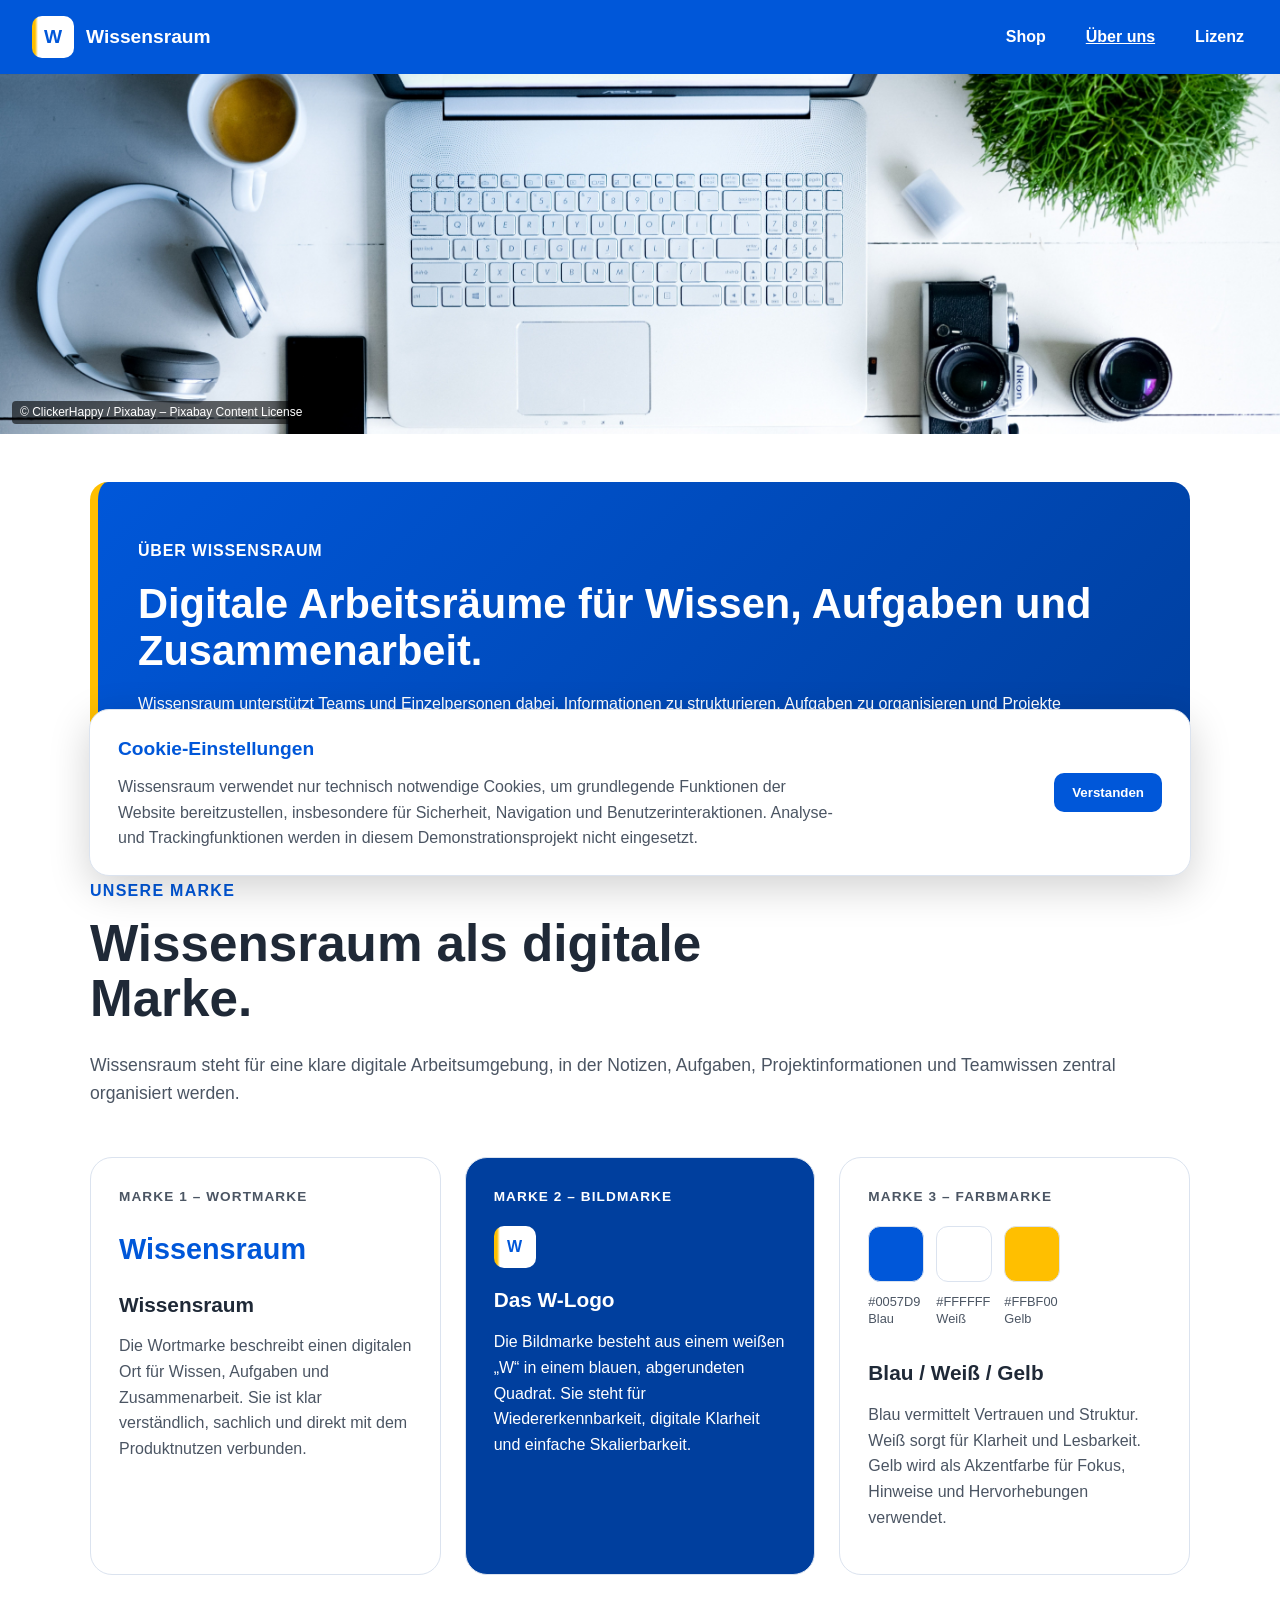
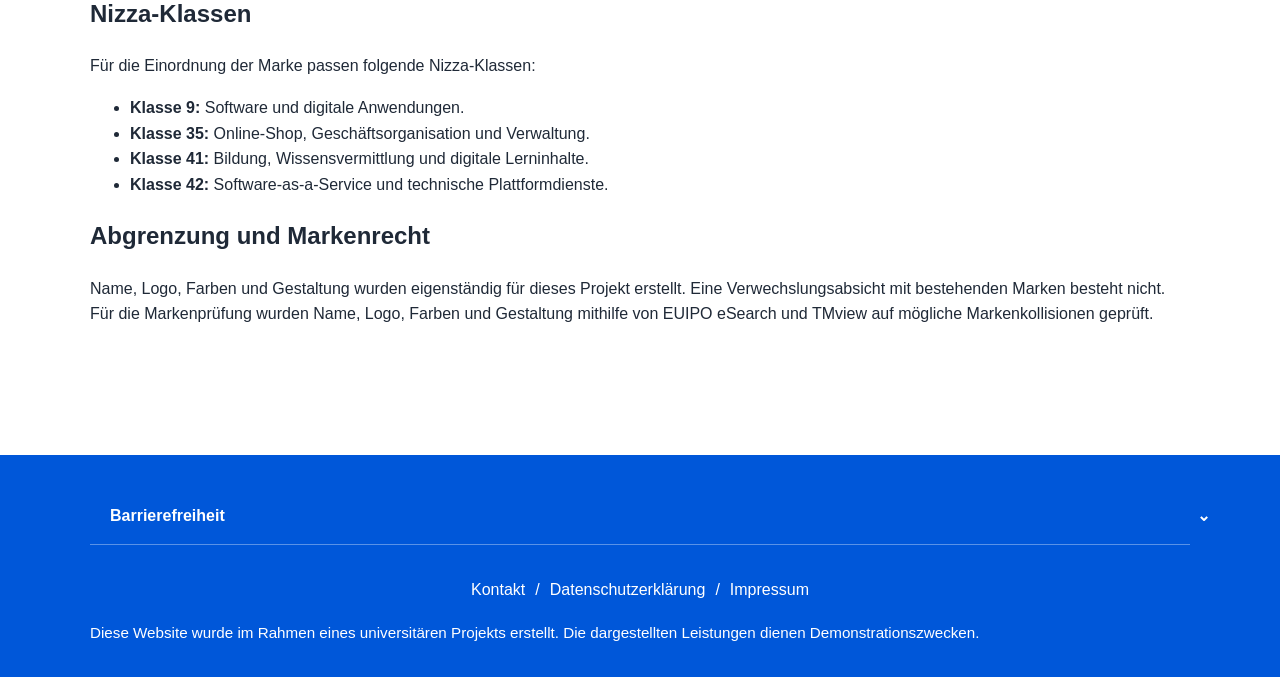
<file: about.html>
<!DOCTYPE html>
<html lang="de">
<head>
    <meta charset="UTF-8">
    <meta name="viewport" content="width=device-width, initial-scale=1.0">
    <title>Über uns | Wissensraum</title>
    <link rel="stylesheet" href="style.css">
</head>
<body>

<a class="skip-link" href="#main-content">Zum Inhalt springen</a>

<header class="site-header">
    <a class="brand" href="index.html" aria-label="Startseite Wissensraum">
        <div class="logo" aria-hidden="true">W</div>
        <span>Wissensraum</span>
    </a>

    <nav class="main-nav" aria-label="Hauptnavigation">
        <a href="index.html">Shop</a>
        <a href="about.html" aria-current="page">Über uns</a>
        <a href="lizenz.html">Lizenz</a>
    </nav>
</header>

<figure class="hero-media">
    <img src="assets/table.jpg" alt="Arbeitsplatz mit Laptop, Kopfhörern, Kamera und Pflanze">
    <figcaption>© ClickerHappy / Pixabay – Pixabay Content License</figcaption>
</figure>

<main id="main-content" tabindex="-1">

    <section class="hero impressum-hero">
        <p class="label">Über Wissensraum</p>
        <h1>Digitale Arbeitsräume für Wissen, Aufgaben und Zusammenarbeit.</h1>
        <p>
            Wissensraum unterstützt Teams und Einzelpersonen dabei, Informationen zu strukturieren,
            Aufgaben zu organisieren und Projekte übersichtlich an einem zentralen Ort zu verwalten.
        </p>
    </section>

    <section class="brand-showcase" aria-labelledby="brand-heading">
        <div class="feature-intro">
            <p class="feature-label">Unsere Marke</p>
            <h2 id="brand-heading">Wissensraum als digitale Marke.</h2>
            <p class="feature-text">
                Wissensraum steht für eine klare digitale Arbeitsumgebung,
                in der Notizen, Aufgaben, Projektinformationen und Teamwissen
                zentral organisiert werden.
            </p>

        </div>

        <div class="feature-small-grid brand-grid">

            <article class="mini-feature-card brand-card">
                <p class="brand-kicker">Marke 1 – Wortmarke</p>
                <div class="brand-wordmark">Wissensraum</div>
                <h3>Wissensraum</h3>
                <p>
                    Die Wortmarke beschreibt einen digitalen Ort für Wissen,
                    Aufgaben und Zusammenarbeit. Sie ist klar verständlich,
                    sachlich und direkt mit dem Produktnutzen verbunden.
                </p>
            </article>

            <article class="mini-feature-card featured-mini-card">
                <p class="brand-kicker">Marke 2 – Bildmarke</p>
                <div class="brand-logo-preview">
                    <div class="logo" aria-hidden="true">W</div>
                </div>
                <h3>Das W-Logo</h3>
                <p>
                    Die Bildmarke besteht aus einem weißen „W“ in einem blauen,
                    abgerundeten Quadrat. Sie steht für Wiedererkennbarkeit,
                    digitale Klarheit und einfache Skalierbarkeit.
                </p>
            </article>

            <article class="mini-feature-card brand-card">
                <p class="brand-kicker">Marke 3 – Farbmarke</p>
                <div class="color-row" aria-label="Markenfarben">
                    <div>
                        <span class="color-swatch blue"></span>
                        <p>#0057D9<br>Blau</p>
                    </div>
                    <div>
                        <span class="color-swatch white"></span>
                        <p>#FFFFFF<br>Weiß</p>
                    </div>
                    <div>
                        <span class="color-swatch yellow"></span>
                        <p>#FFBF00<br>Gelb</p>
                    </div>
                </div>
                <h3>Blau / Weiß / Gelb</h3>
                <p>
                    Blau vermittelt Vertrauen und Struktur. Weiß sorgt für Klarheit
                    und Lesbarkeit. Gelb wird als Akzentfarbe für Fokus,
                    Hinweise und Hervorhebungen verwendet.
                </p>
            </article>

        </div>
    </section>

    <section class="cart-box">
        <h2>Nizza-Klassen</h2>
        <p>
            Für die Einordnung der Marke passen folgende Nizza-Klassen:
        </p>
        <ul>
            <li><strong>Klasse 9:</strong> Software und digitale Anwendungen.</li>
            <li><strong>Klasse 35:</strong> Online-Shop, Geschäftsorganisation und Verwaltung.</li>
            <li><strong>Klasse 41:</strong> Bildung, Wissensvermittlung und digitale Lerninhalte.</li>
            <li><strong>Klasse 42:</strong> Software-as-a-Service und technische Plattformdienste.</li>
        </ul>
    </section>

    <section class="cart-box info-block">
        <h2>Abgrenzung und Markenrecht</h2>
        <p>
            Name, Logo, Farben und Gestaltung wurden eigenständig für dieses Projekt erstellt.
            Eine Verwechslungsabsicht mit bestehenden Marken besteht nicht. Für die Markenprüfung wurden Name,
            Logo, Farben und Gestaltung
            mithilfe von EUIPO eSearch und TMview auf mögliche Markenkollisionen geprüft.
        </p>
    </section>

</main>

<footer class="site-footer">
    <section class="legal-accordion" aria-label="Rechtliche Informationen">
        <details>
            <summary>Barrierefreiheit</summary>
            <div class="accordion-content">
                <p>
                    Wissensraum legt Wert auf eine zugängliche Nutzung der Website.
                    Die Oberfläche wurde mit Fokus auf klare Struktur, Tastaturbedienbarkeit,
                    sichtbare Fokusmarkierungen und gute Lesbarkeit umgesetzt.
                    Diese Website wurde mit Blick auf WCAG 2.2 AA entwickelt.
                    Eine vollständige technische Prüfung ist erforderlich, um die Konformität abschließend zu bestätigen.
                </p>
                <ul>
                    <li>Semantisches HTML</li>
                    <li>Tastaturbedienbarkeit</li>
                    <li>Ausreichende Farbkontraste</li>
                    <li>Responsive Darstellung</li>
                    <li>Klare Navigationsstruktur</li>
                    <li>Sichtbare Fokus-Markierungen</li>
                </ul>
            </div>
        </details>
    </section>

    <nav class="footer-links" aria-label="Rechtliche Links">
        <a href="kontakt.html">Kontakt</a>
        <span aria-hidden="true">/</span>
        <a href="datenschutz.html">Datenschutzerklärung</a>
        <span aria-hidden="true">/</span>
        <a href="impressum.html">Impressum</a>
    </nav>

    <p class="notice">
        Diese Website wurde im Rahmen eines universitären Projekts erstellt.
        Die dargestellten Leistungen dienen Demonstrationszwecken.
    </p>
</footer>

<div id="cookie-banner" class="cookie-banner hidden" role="dialog" aria-labelledby="cookie-title" aria-describedby="cookie-text">
    <div class="cookie-banner-content">
        <div class="cookie-banner-text">
            <h2 id="cookie-title">Cookie-Einstellungen</h2>
            <p id="cookie-text">
                Wissensraum verwendet nur technisch notwendige Cookies,
                um grundlegende Funktionen der Website bereitzustellen,
                insbesondere für Sicherheit, Navigation und Benutzerinteraktionen.
                Analyse- und Trackingfunktionen werden in diesem
                Demonstrationsprojekt nicht eingesetzt.
            </p>
        </div>

        <div class="cookie-banner-actions">

            <button id="cookie-accept" type="button">
                Verstanden
            </button>
        </div>
    </div>
</div>

<script src="script.js"></script>


</body>
</html>
</file>
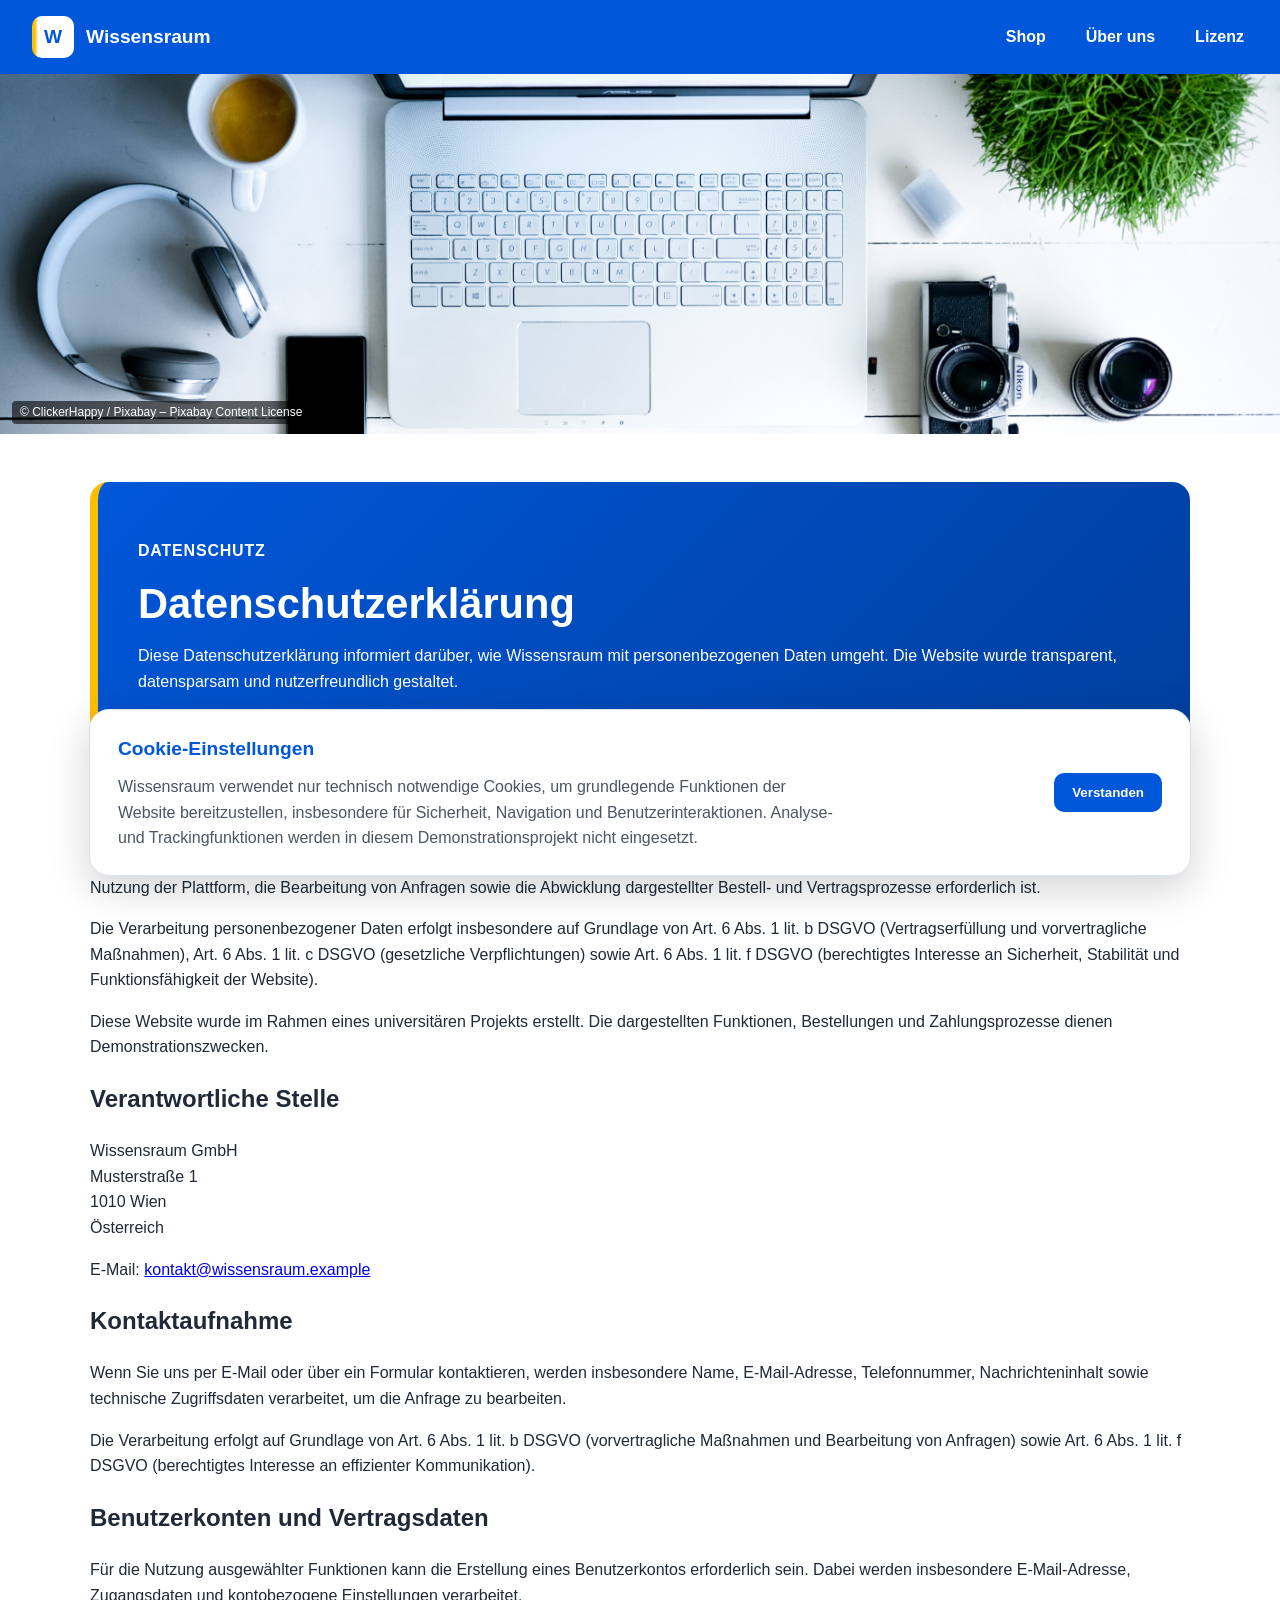
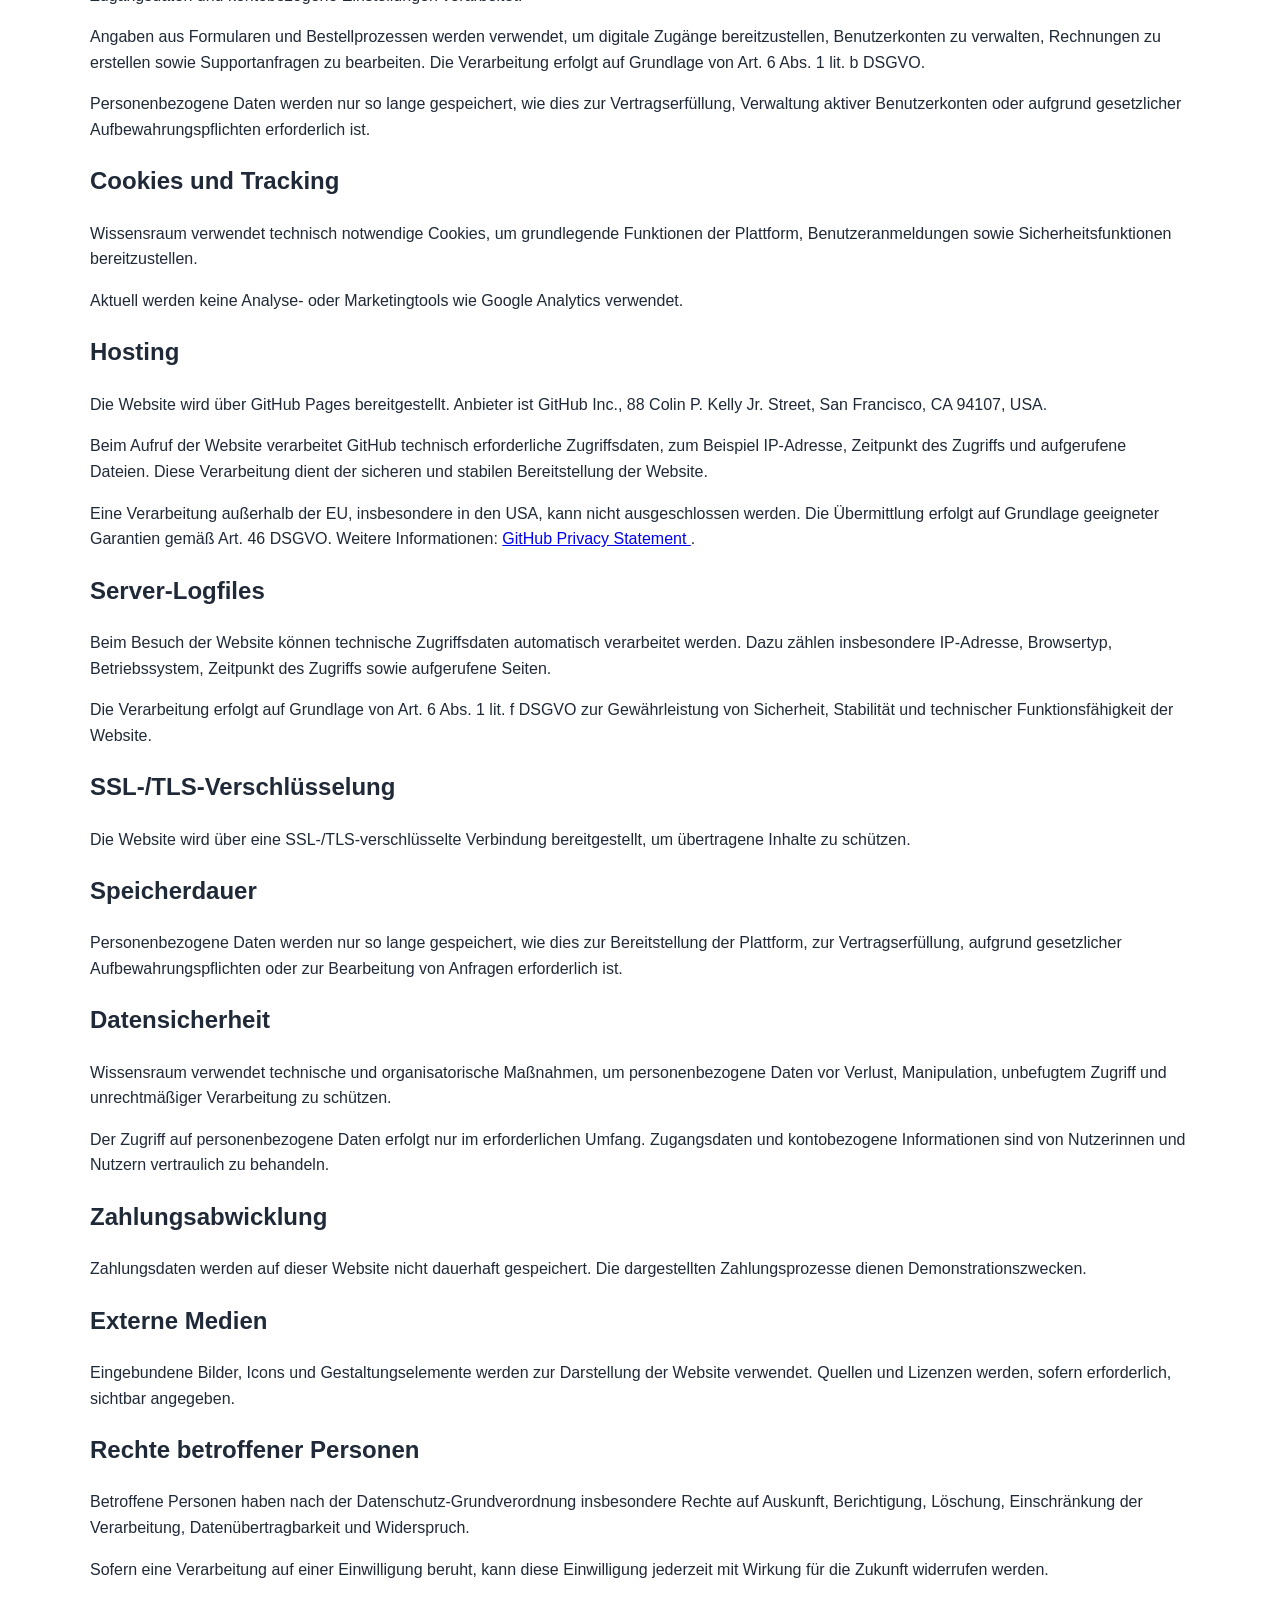
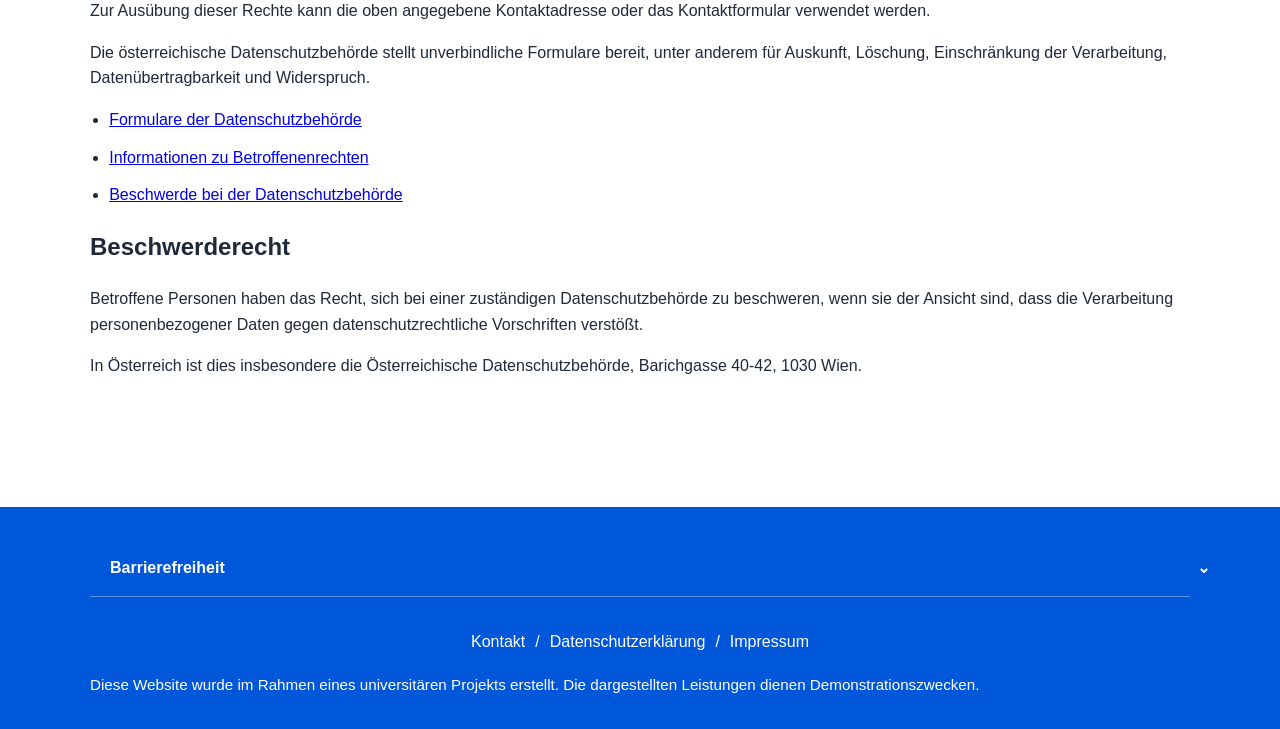
<file: datenschutz.html>
<!DOCTYPE html>
<html lang="de">
<head>
    <meta charset="UTF-8">
    <meta name="viewport" content="width=device-width, initial-scale=1.0">
    <title>Datenschutzerklärung | Wissensraum</title>
    <link rel="stylesheet" href="style.css">
</head>
<body>

<a class="skip-link" href="#main-content">Zum Inhalt springen</a>

<header class="site-header">
    <a class="brand" href="index.html" aria-label="Startseite Wissensraum">
        <div class="logo" aria-hidden="true">W</div>
        <span>Wissensraum</span>
    </a>

    <nav class="main-nav" aria-label="Hauptnavigation">
        <a href="index.html">Shop</a>
        <a href="about.html">Über uns</a>
        <a href="lizenz.html">Lizenz</a>
    </nav>
</header>

<figure class="hero-media">
    <img src="assets/table.jpg" alt="Arbeitsplatz mit Laptop, Kopfhörern, Kamera und Pflanze">
    <figcaption>© ClickerHappy / Pixabay – Pixabay Content License</figcaption>
</figure>

<main id="main-content" tabindex="-1">

    <section class="hero impressum-hero">
        <p class="label">Datenschutz</p>
        <h1>Datenschutzerklärung</h1>
        <p>
            Diese Datenschutzerklärung informiert darüber, wie Wissensraum mit personenbezogenen Daten umgeht.
            Die Website wurde transparent, datensparsam und nutzerfreundlich gestaltet.
        </p>
    </section>

    <section class="cart-box info-block">
        <h2>Allgemeiner Hinweis</h2>

        <p>
            Wissensraum verarbeitet personenbezogene Daten ausschließlich,
            soweit dies für die Bereitstellung der Website,
            die Verwaltung von Benutzerkonten,
            die Nutzung der Plattform,
            die Bearbeitung von Anfragen
            sowie die Abwicklung dargestellter Bestell- und Vertragsprozesse erforderlich ist.
        </p>

        <p>
            Die Verarbeitung personenbezogener Daten erfolgt insbesondere
            auf Grundlage von Art. 6 Abs. 1 lit. b DSGVO
            (Vertragserfüllung und vorvertragliche Maßnahmen),
            Art. 6 Abs. 1 lit. c DSGVO
            (gesetzliche Verpflichtungen)
            sowie Art. 6 Abs. 1 lit. f DSGVO
            (berechtigtes Interesse an Sicherheit, Stabilität und Funktionsfähigkeit der Website).
        </p>

        <p>
            Diese Website wurde im Rahmen eines universitären Projekts erstellt.
            Die dargestellten Funktionen, Bestellungen und Zahlungsprozesse dienen Demonstrationszwecken.
        </p>
    </section>

    <section class="cart-box">
        <h2>Verantwortliche Stelle</h2>
        <p>
            Wissensraum GmbH<br>
            Musterstraße 1<br>
            1010 Wien<br>
            Österreich
        </p>
        <p>
            E-Mail:
            <a href="mailto:kontakt@wissensraum.example">kontakt@wissensraum.example</a>
        </p>
    </section>

    <section class="cart-box info-block">
        <h2>Kontaktaufnahme</h2>

            <p>
                Wenn Sie uns per E-Mail oder über ein Formular kontaktieren,
                werden insbesondere Name, E-Mail-Adresse, Telefonnummer, Nachrichteninhalt
                sowie technische Zugriffsdaten verarbeitet,
                um die Anfrage zu bearbeiten.
            </p>

            <p>
                Die Verarbeitung erfolgt auf Grundlage von
                Art. 6 Abs. 1 lit. b DSGVO
                (vorvertragliche Maßnahmen und Bearbeitung von Anfragen)
                sowie Art. 6 Abs. 1 lit. f DSGVO
                (berechtigtes Interesse an effizienter Kommunikation).
            </p>
        </section>

    <section class="cart-box info-block">
        <h2>Benutzerkonten und Vertragsdaten</h2>

        <p>
            Für die Nutzung ausgewählter Funktionen kann die Erstellung
            eines Benutzerkontos erforderlich sein. Dabei werden insbesondere
            E-Mail-Adresse, Zugangsdaten und kontobezogene Einstellungen verarbeitet.
        </p>

        <p>
            Angaben aus Formularen und Bestellprozessen werden verwendet,
            um digitale Zugänge bereitzustellen, Benutzerkonten zu verwalten,
            Rechnungen zu erstellen sowie Supportanfragen zu bearbeiten.
            Die Verarbeitung erfolgt auf Grundlage von Art. 6 Abs. 1 lit. b DSGVO.
        </p>

        <p>
            Personenbezogene Daten werden nur so lange gespeichert,
            wie dies zur Vertragserfüllung, Verwaltung aktiver Benutzerkonten
            oder aufgrund gesetzlicher Aufbewahrungspflichten erforderlich ist.
        </p>
    </section>

    <section class="cart-box info-block">
        <h2>Cookies und Tracking</h2>

        <p>
            Wissensraum verwendet technisch notwendige Cookies,
            um grundlegende Funktionen der Plattform,
            Benutzeranmeldungen
            sowie Sicherheitsfunktionen bereitzustellen.
        </p>

        <p>
            Aktuell werden keine Analyse- oder Marketingtools wie Google Analytics verwendet.
        </p>
    </section>

    <section class="cart-box info-block">
        <h2>Hosting</h2>

        <p>
            Die Website wird über GitHub Pages bereitgestellt. Anbieter ist GitHub Inc.,
            88 Colin P. Kelly Jr. Street, San Francisco, CA 94107, USA.
        </p>

        <p>
            Beim Aufruf der Website verarbeitet GitHub technisch erforderliche Zugriffsdaten,
            zum Beispiel IP-Adresse, Zeitpunkt des Zugriffs und aufgerufene Dateien.
            Diese Verarbeitung dient der sicheren und stabilen Bereitstellung der Website.
        </p>

        <p>
            Eine Verarbeitung außerhalb der EU, insbesondere in den USA, kann nicht
            ausgeschlossen werden. Die Übermittlung erfolgt auf Grundlage geeigneter
            Garantien gemäß Art. 46 DSGVO.
            Weitere Informationen:
            <a href="https://docs.github.com/en/site-policy/privacy-policies/github-general-privacy-statement">
                GitHub Privacy Statement
            </a>.
        </p>
    </section>

    <section class="cart-box info-block">
        <h2>Server-Logfiles</h2>

        <p>
            Beim Besuch der Website können technische Zugriffsdaten
            automatisch verarbeitet werden.
            Dazu zählen insbesondere IP-Adresse,
            Browsertyp,
            Betriebssystem,
            Zeitpunkt des Zugriffs
            sowie aufgerufene Seiten.
        </p>

        <p>
            Die Verarbeitung erfolgt auf Grundlage von
            Art. 6 Abs. 1 lit. f DSGVO
            zur Gewährleistung von Sicherheit,
            Stabilität und technischer Funktionsfähigkeit der Website.
        </p>
    </section>

    <section class="cart-box info-block">
        <h2>SSL-/TLS-Verschlüsselung</h2>

        <p>
            Die Website wird über eine SSL-/TLS-verschlüsselte Verbindung bereitgestellt,
            um übertragene Inhalte zu schützen.
        </p>
    </section>

    <section class="cart-box info-block">
        <h2>Speicherdauer</h2>

        <p>
            Personenbezogene Daten werden nur so lange gespeichert,
            wie dies zur Bereitstellung der Plattform,
            zur Vertragserfüllung,
            aufgrund gesetzlicher Aufbewahrungspflichten
            oder zur Bearbeitung von Anfragen erforderlich ist.
        </p>
    </section>

    <section class="cart-box info-block">
        <h2>Datensicherheit</h2>

        <p>
            Wissensraum verwendet technische und organisatorische Maßnahmen, um personenbezogene
            Daten vor Verlust, Manipulation, unbefugtem Zugriff und unrechtmäßiger Verarbeitung zu schützen.
        </p>

        <p>
            Der Zugriff auf personenbezogene Daten erfolgt nur im erforderlichen Umfang.
            Zugangsdaten und kontobezogene Informationen sind von Nutzerinnen und Nutzern
            vertraulich zu behandeln.
        </p>

    </section>

    <section class="cart-box info-block">
        <h2>Zahlungsabwicklung</h2>

        <p>
            Zahlungsdaten werden auf dieser Website nicht dauerhaft gespeichert.
            Die dargestellten Zahlungsprozesse dienen Demonstrationszwecken.
        </p>
    </section>

    <section class="cart-box">
        <h2>Externe Medien</h2>
        <p>
            Eingebundene Bilder, Icons und Gestaltungselemente werden zur Darstellung der Website
            verwendet. Quellen und Lizenzen werden, sofern erforderlich, sichtbar angegeben.
        </p>
    </section>

    <section class="cart-box info-block">
        <h2>Rechte betroffener Personen</h2>

        <p>
            Betroffene Personen haben nach der Datenschutz-Grundverordnung insbesondere
            Rechte auf Auskunft, Berichtigung, Löschung, Einschränkung der Verarbeitung,
            Datenübertragbarkeit und Widerspruch.
        </p>

        <p>
            Sofern eine Verarbeitung auf einer Einwilligung beruht,
            kann diese Einwilligung jederzeit mit Wirkung für die Zukunft widerrufen werden.
        </p>

        <p>
            Zur Ausübung dieser Rechte kann die oben angegebene Kontaktadresse
            oder das Kontaktformular verwendet werden.
        </p>

        <p>
            Die österreichische Datenschutzbehörde stellt unverbindliche Formulare bereit,
            unter anderem für Auskunft, Löschung, Einschränkung der Verarbeitung,
            Datenübertragbarkeit und Widerspruch.
        </p>

        <ul class="media-license-list">
            <li>
                <a href="https://dsb.gv.at/eingabe-an-die-dsb/formulare">
                    Formulare der Datenschutzbehörde
                </a>
            </li>
            <li>
                <a href="https://dsb.gv.at/rechte-pflichten/ihre-rechte-als-betroffene-person">
                    Informationen zu Betroffenenrechten
                </a>
            </li>
            <li>
                <a href="https://dsb.gv.at/eingabe-an-die-dsb/beschwerde">
                    Beschwerde bei der Datenschutzbehörde
                </a>
            </li>
        </ul>
    </section>

    <section class="cart-box info-block">
        <h2>Beschwerderecht</h2>

        <p>
            Betroffene Personen haben das Recht,
            sich bei einer zuständigen Datenschutzbehörde zu beschweren,
            wenn sie der Ansicht sind,
            dass die Verarbeitung personenbezogener Daten
            gegen datenschutzrechtliche Vorschriften verstößt.
        </p>

        <p>
            In Österreich ist dies insbesondere die Österreichische Datenschutzbehörde,
            Barichgasse 40-42, 1030 Wien.
        </p>
    </section>


</main>

<footer class="site-footer">
    <section class="legal-accordion" aria-label="Rechtliche Informationen">
        <details>
            <summary>Barrierefreiheit</summary>
            <div class="accordion-content">
                <p>
                    Wissensraum legt Wert auf eine zugängliche Nutzung der Website.
                    Die Oberfläche wurde mit Fokus auf klare Struktur, Tastaturbedienbarkeit,
                    sichtbare Fokusmarkierungen und gute Lesbarkeit umgesetzt.
                    Diese Website wurde mit Blick auf WCAG 2.2 AA entwickelt.
                    Eine vollständige technische Prüfung ist erforderlich, um die Konformität abschließend zu bestätigen.
                </p>
                <ul>
                    <li>Semantisches HTML</li>
                    <li>Tastaturbedienbarkeit</li>
                    <li>Ausreichende Farbkontraste</li>
                    <li>Responsive Darstellung</li>
                    <li>Klare Navigationsstruktur</li>
                    <li>Sichtbare Fokus-Markierungen</li>
                </ul>
            </div>
        </details>
    </section>

    <nav class="footer-links" aria-label="Rechtliche Links">
        <a href="kontakt.html">Kontakt</a>
        <span aria-hidden="true">/</span>
        <a href="datenschutz.html">Datenschutzerklärung</a>
        <span aria-hidden="true">/</span>
        <a href="impressum.html">Impressum</a>
    </nav>

    <p class="notice">
        Diese Website wurde im Rahmen eines universitären Projekts erstellt.
        Die dargestellten Leistungen dienen Demonstrationszwecken.
    </p>
</footer>

<div id="cookie-banner" class="cookie-banner hidden" role="dialog" aria-labelledby="cookie-title" aria-describedby="cookie-text">
    <div class="cookie-banner-content">
        <div class="cookie-banner-text">
            <h2 id="cookie-title">Cookie-Einstellungen</h2>
            <p id="cookie-text">
                Wissensraum verwendet nur technisch notwendige Cookies,
                um grundlegende Funktionen der Website bereitzustellen,
                insbesondere für Sicherheit, Navigation und Benutzerinteraktionen.
                Analyse- und Trackingfunktionen werden in diesem
                Demonstrationsprojekt nicht eingesetzt.
            </p>
        </div>

        <div class="cookie-banner-actions">

            <button id="cookie-accept" type="button">
                Verstanden
            </button>
        </div>
    </div>
</div>

<script src="script.js"></script>


</body>
</html>
</file>
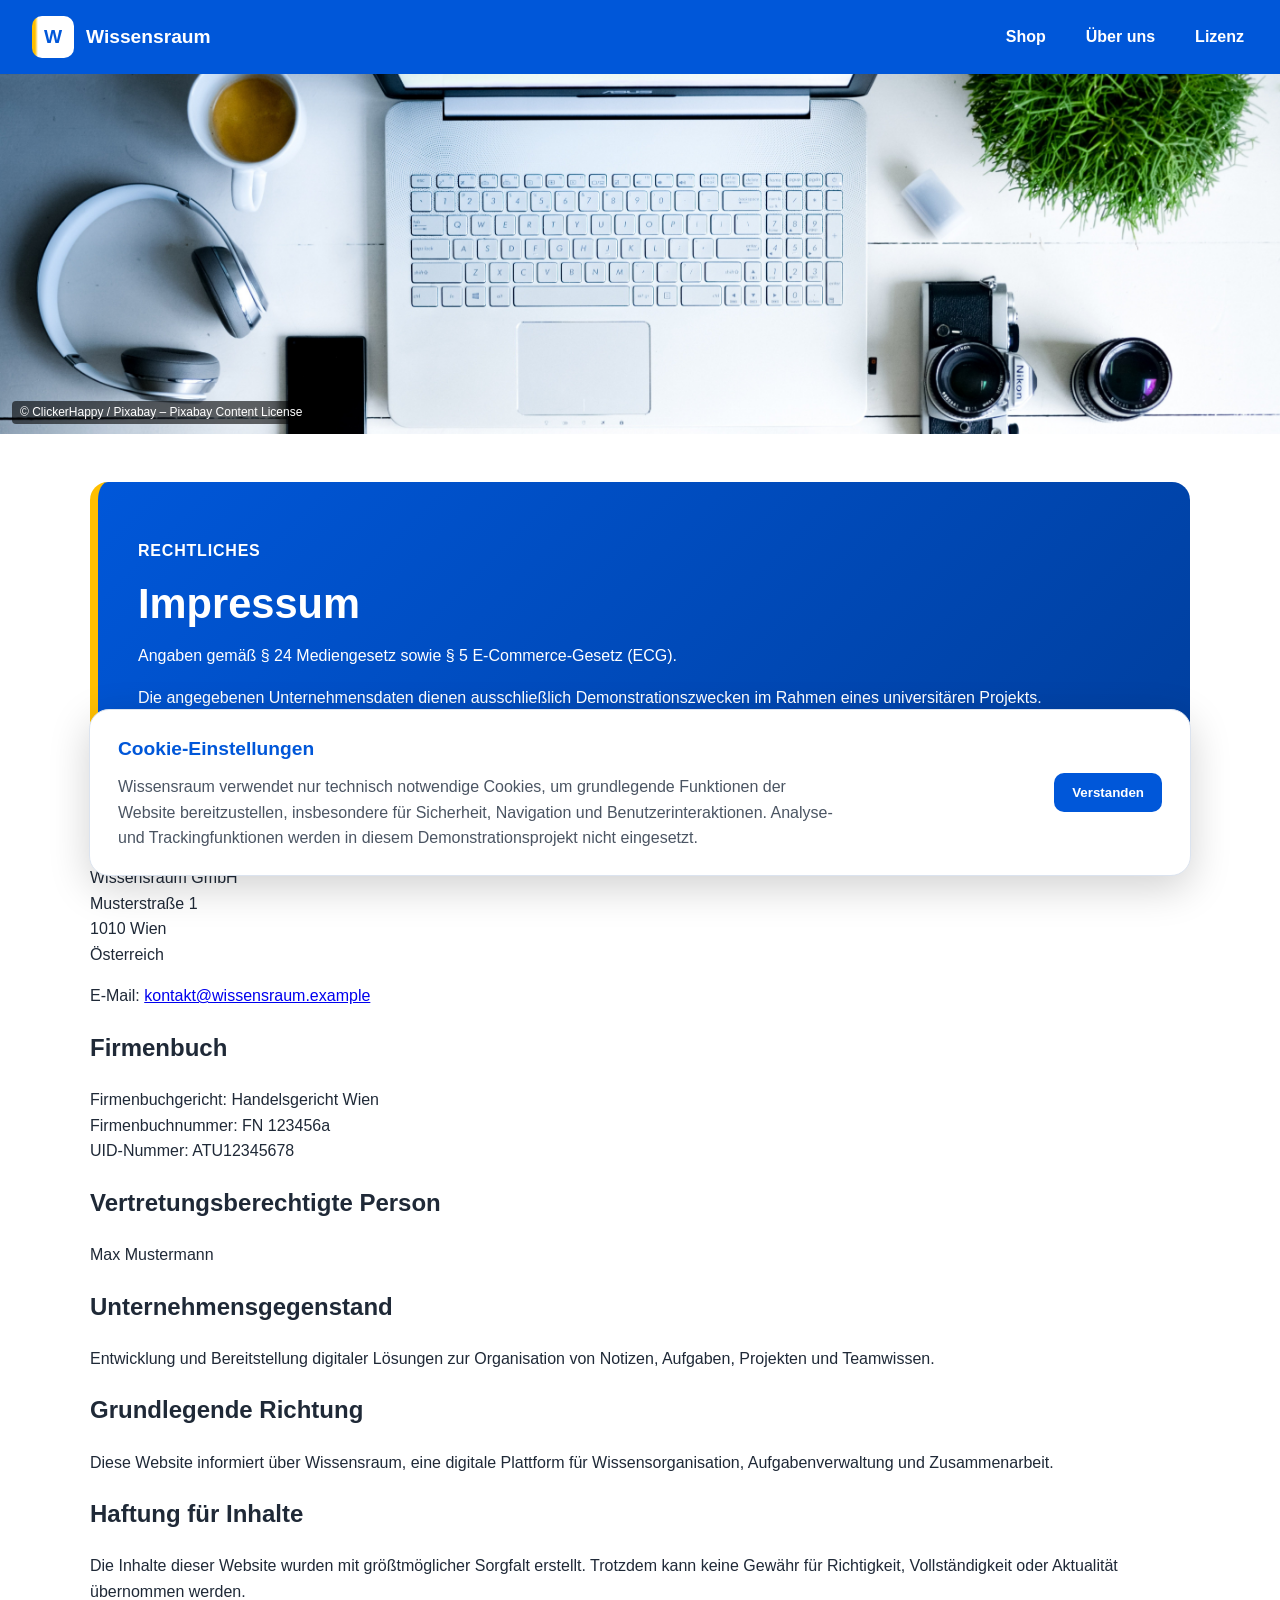
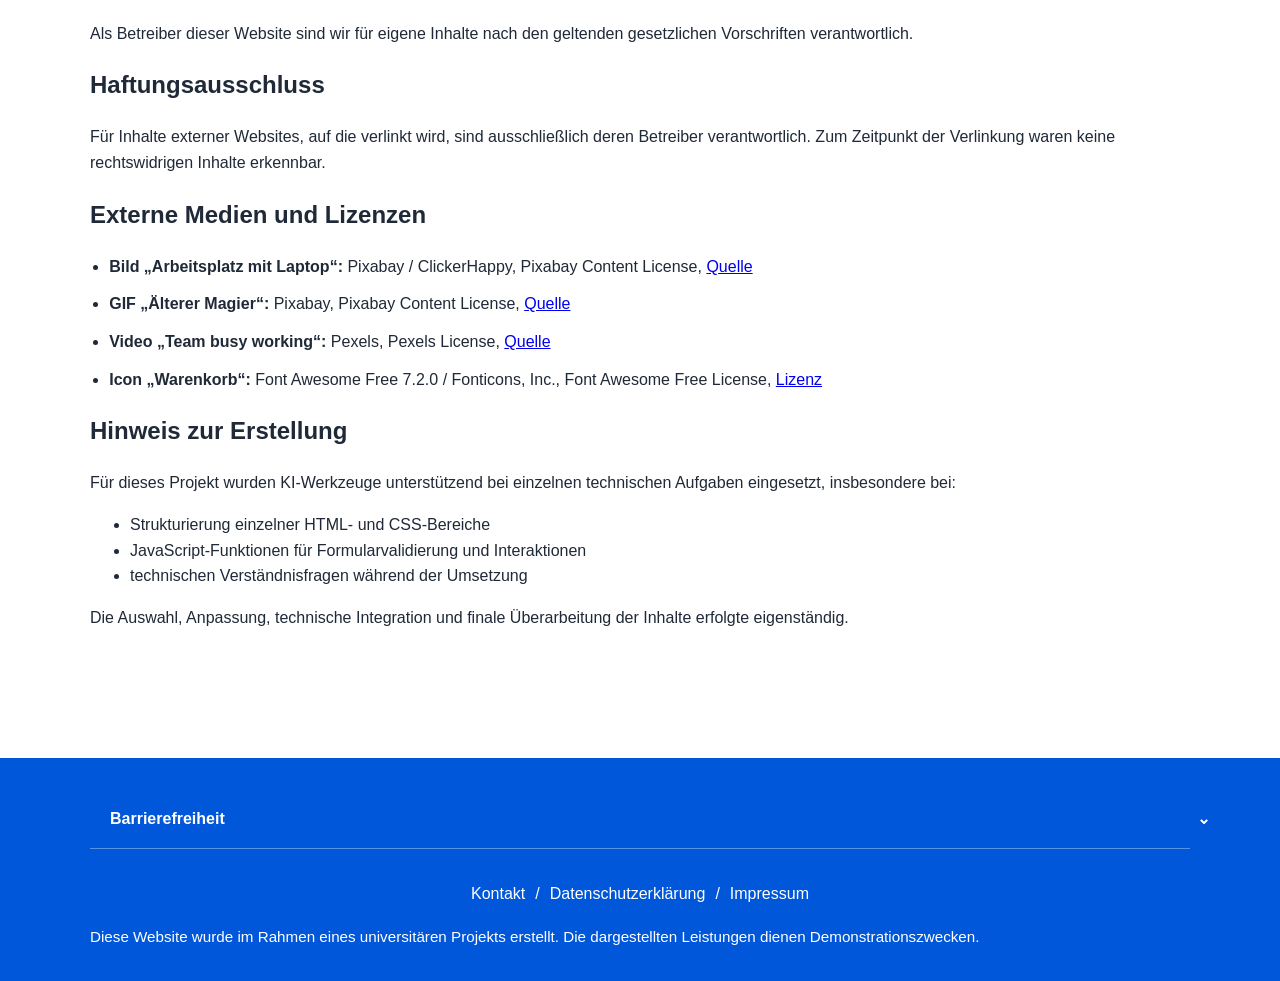
<file: impressum.html>
<!DOCTYPE html>
<html lang="de">
<head>
    <meta charset="UTF-8">
    <meta name="viewport" content="width=device-width, initial-scale=1.0">
    <title>Impressum | Wissensraum</title>
    <link rel="stylesheet" href="style.css">
</head>
<body>

<a class="skip-link" href="#main-content">Zum Inhalt springen</a>

<header class="site-header">
    <a class="brand" href="index.html" aria-label="Startseite Wissensraum">
        <div class="logo" aria-hidden="true">W</div>
        <span>Wissensraum</span>
    </a>

    <nav class="main-nav" aria-label="Hauptnavigation">
        <a href="index.html">Shop</a>
        <a href="about.html">Über uns</a>
        <a href="lizenz.html">Lizenz</a>
    </nav>
</header>

<figure class="hero-media">
    <img src="assets/table.jpg" alt="Arbeitsplatz mit Laptop, Kopfhörern, Kamera und Pflanze">
    <figcaption>© ClickerHappy / Pixabay – Pixabay Content License</figcaption>
</figure>

<main id="main-content" tabindex="-1">

    <section class="hero impressum-hero">
        <p class="label">Rechtliches</p>
        <h1>Impressum</h1>
        <p>
            Angaben gemäß § 24 Mediengesetz sowie § 5 E-Commerce-Gesetz (ECG).
        </p>
        <p>
            Die angegebenen Unternehmensdaten dienen ausschließlich
            Demonstrationszwecken im Rahmen eines universitären Projekts.
        </p>
    </section>

    <section class="cart-box info-block">
        <h2>Medieninhaber und Herausgeber</h2>
        <p>
            Wissensraum GmbH<br>
            Musterstraße 1<br>
            1010 Wien<br>
            Österreich
        </p>
        <p>
            E-Mail:
            <a href="mailto:kontakt@wissensraum.example">kontakt@wissensraum.example</a>
        </p>
    </section>

    <section class="cart-box">
        <h2>Firmenbuch</h2>
        <p>
            Firmenbuchgericht: Handelsgericht Wien<br>
            Firmenbuchnummer: FN 123456a<br>
            UID-Nummer: ATU12345678
        </p>
    </section>

    <section class="cart-box info-block">
        <h2>Vertretungsberechtigte Person</h2>
        <p>
            Max Mustermann
        </p>
    </section>

    <section class="cart-box">
        <h2>Unternehmensgegenstand</h2>
        <p>
            Entwicklung und Bereitstellung digitaler Lösungen zur Organisation von Notizen,
            Aufgaben, Projekten und Teamwissen.
        </p>
    </section>

    <section class="cart-box info-block">
        <h2>Grundlegende Richtung</h2>
        <p>
            Diese Website informiert über Wissensraum, eine digitale Plattform für
            Wissensorganisation, Aufgabenverwaltung und Zusammenarbeit.
        </p>
    </section>

    <section class="cart-box">
        <h2>Haftung für Inhalte</h2>
        <p>
            Die Inhalte dieser Website wurden mit größtmöglicher Sorgfalt erstellt.
            Trotzdem kann keine Gewähr für Richtigkeit, Vollständigkeit oder Aktualität
            übernommen werden.
        </p>
        <p>
            Als Betreiber dieser Website sind wir für eigene Inhalte nach den geltenden
            gesetzlichen Vorschriften verantwortlich.
        </p>
    </section>

    <section class="cart-box info-block">
        <h2>Haftungsausschluss</h2>
        <p>
            Für Inhalte externer Websites, auf die verlinkt wird, sind ausschließlich deren Betreiber verantwortlich.
            Zum Zeitpunkt der Verlinkung waren keine rechtswidrigen Inhalte erkennbar.
        </p>
    </section>

    <section class="cart-box info-block">
        <h2>Externe Medien und Lizenzen</h2>

        <ul class="media-license-list">
            <li>
                <strong>Bild „Arbeitsplatz mit Laptop“:</strong>
                Pixabay / ClickerHappy, Pixabay Content License,
                <a href="https://pixabay.com/de/photos/rechner-laptop-arbeitsplatz-maus-2982270/">Quelle</a>
            </li>

            <li>
                <strong>GIF „Älterer Magier“:</strong>
                Pixabay, Pixabay Content License,
                <a href="https://pixabay.com/de/gifs/%c3%a4ltere-magier-meditation-fantasie-26145/">Quelle</a>
            </li>

            <li>
                <strong>Video „Team busy working“:</strong>
                Pexels, Pexels License,
                <a href="https://www.pexels.com/video/team-busy-working-8632192/">Quelle</a>
            </li>

            <li>
                <strong>Icon „Warenkorb“:</strong>
                Font Awesome Free 7.2.0 / Fonticons, Inc.,
                Font Awesome Free License,
                <a href="https://fontawesome.com/license/free">Lizenz</a>
            </li>
        </ul>
    </section>

    <section class="cart-box info-block">
        <h2>Hinweis zur Erstellung</h2>

        <p>
            Für dieses Projekt wurden KI-Werkzeuge unterstützend bei einzelnen
            technischen Aufgaben eingesetzt, insbesondere bei:        </p>

        <ul>
            <li>Strukturierung einzelner HTML- und CSS-Bereiche</li>
            <li>JavaScript-Funktionen für Formularvalidierung und Interaktionen</li>
            <li>technischen Verständnisfragen während der Umsetzung</li>
        </ul>

        <p>
            Die Auswahl, Anpassung, technische Integration und finale Überarbeitung
            der Inhalte erfolgte eigenständig.
        </p>
    </section>

</main>

<footer class="site-footer">
    <section class="legal-accordion" aria-label="Rechtliche Informationen">
        <details>
            <summary>Barrierefreiheit</summary>
            <div class="accordion-content">
                <p>
                    Wissensraum legt Wert auf eine zugängliche Nutzung der Website.
                    Die Oberfläche wurde mit Fokus auf klare Struktur, Tastaturbedienbarkeit,
                    sichtbare Fokusmarkierungen und gute Lesbarkeit umgesetzt.
                    Diese Website wurde mit Blick auf WCAG 2.2 AA entwickelt.
                    Eine vollständige technische Prüfung ist erforderlich, um die Konformität abschließend zu bestätigen.
                </p>
                <ul>
                    <li>Semantisches HTML</li>
                    <li>Tastaturbedienbarkeit</li>
                    <li>Ausreichende Farbkontraste</li>
                    <li>Responsive Darstellung</li>
                    <li>Klare Navigationsstruktur</li>
                    <li>Sichtbare Fokus-Markierungen</li>
                </ul>
            </div>
        </details>
    </section>

    <nav class="footer-links" aria-label="Rechtliche Links">
        <a href="kontakt.html">Kontakt</a>
        <span aria-hidden="true">/</span>
        <a href="datenschutz.html">Datenschutzerklärung</a>
        <span aria-hidden="true">/</span>
        <a href="impressum.html">Impressum</a>
    </nav>

    <p class="notice">
        Diese Website wurde im Rahmen eines universitären Projekts erstellt.
        Die dargestellten Leistungen dienen Demonstrationszwecken.
    </p>
</footer>

<div id="cookie-banner" class="cookie-banner hidden" role="dialog" aria-labelledby="cookie-title" aria-describedby="cookie-text">
    <div class="cookie-banner-content">
        <div class="cookie-banner-text">
            <h2 id="cookie-title">Cookie-Einstellungen</h2>
            <p id="cookie-text">
                Wissensraum verwendet nur technisch notwendige Cookies,
                um grundlegende Funktionen der Website bereitzustellen,
                insbesondere für Sicherheit, Navigation und Benutzerinteraktionen.
                Analyse- und Trackingfunktionen werden in diesem
                Demonstrationsprojekt nicht eingesetzt.
            </p>
        </div>

        <div class="cookie-banner-actions">

            <button id="cookie-accept" type="button">
                Verstanden
            </button>
        </div>
    </div>
</div>

<script src="script.js"></script>


</body>
</html>
</file>
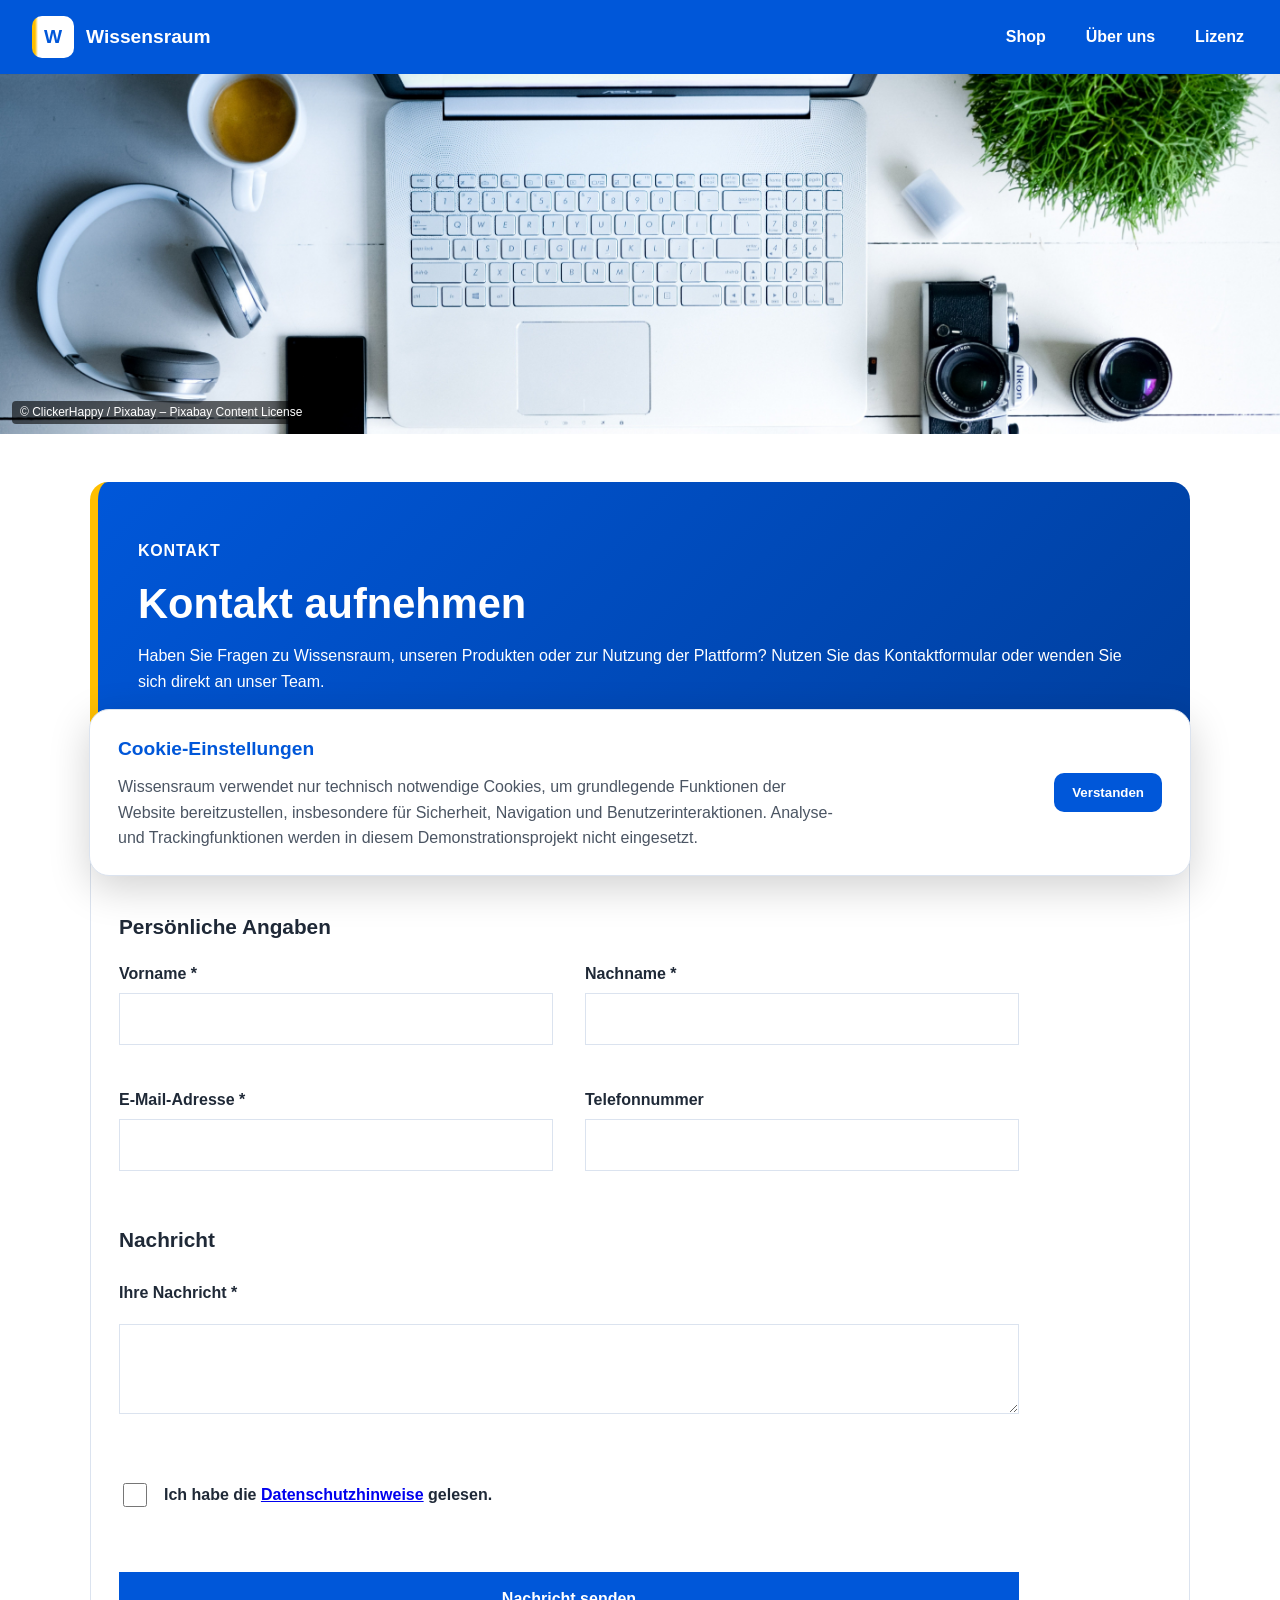
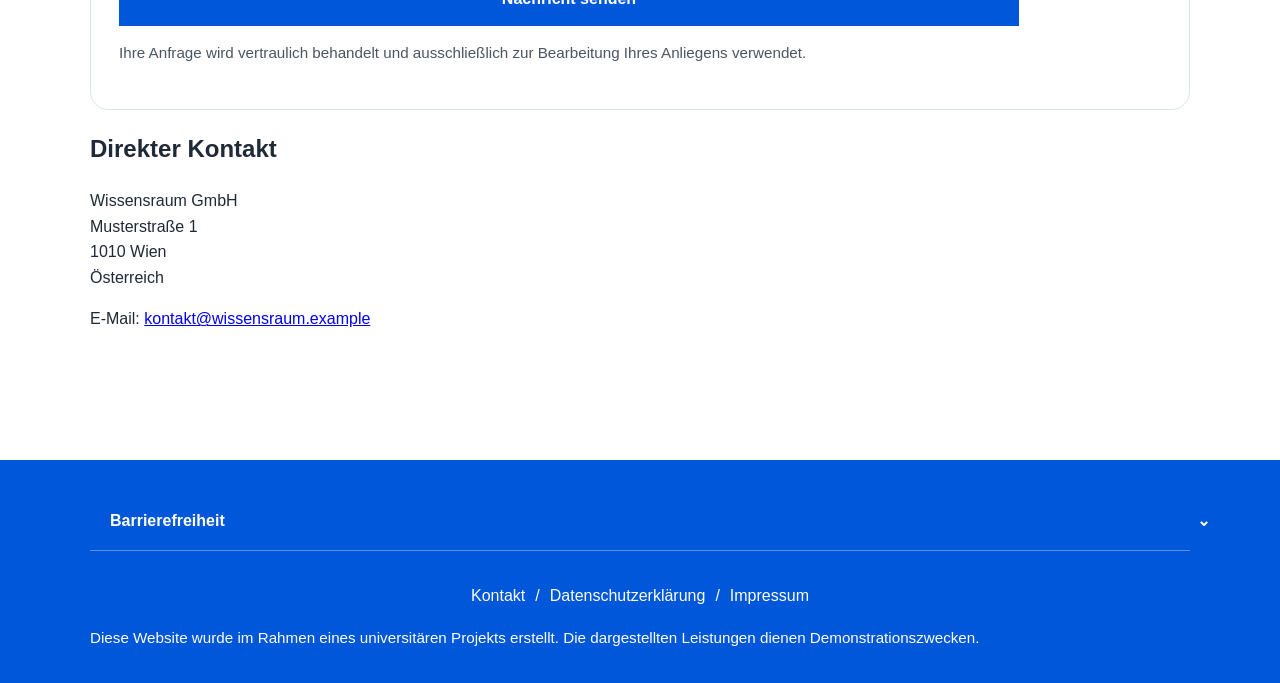
<file: kontakt.html>
<!DOCTYPE html>
<html lang="de">
<head>
    <meta charset="UTF-8">
    <meta name="viewport" content="width=device-width, initial-scale=1.0">
    <title>Kontakt | Wissensraum</title>
    <link rel="stylesheet" href="style.css">
</head>
<body>

<a class="skip-link" href="#main-content">Zum Inhalt springen</a>

<header class="site-header">
    <a class="brand" href="index.html" aria-label="Startseite Wissensraum">
        <div class="logo" aria-hidden="true">W</div>
        <span>Wissensraum</span>
    </a>

    <nav class="main-nav" aria-label="Hauptnavigation">
        <a href="index.html">Shop</a>
        <a href="about.html">Über uns</a>
        <a href="lizenz.html">Lizenz</a>
    </nav>
</header>

<figure class="hero-media">
    <img src="assets/table.jpg" alt="Arbeitsplatz mit Laptop, Kopfhörern, Kamera und Pflanze">
    <figcaption>© ClickerHappy / Pixabay – Pixabay Content License</figcaption>
</figure>

<main id="main-content" tabindex="-1">

    <section class="hero impressum-hero">
        <p class="label">Kontakt</p>
        <h1>Kontakt aufnehmen</h1>
        <p>
            Haben Sie Fragen zu Wissensraum, unseren Produkten oder zur Nutzung der Plattform?
            Nutzen Sie das Kontaktformular oder wenden Sie sich direkt an unser Team.
        </p>
    </section>

    <section class="cart-box cart-panel" aria-labelledby="kontakt-title">
        <h2 id="kontakt-title">Kontaktformular</h2>

        <form id="contact-form" class="checkout-form" novalidate>
            <h4>Persönliche Angaben</h4>

            <div class="form-grid">
                <div class="form-field">
                    <label for="contact-firstname">Vorname *</label>
                    <input id="contact-firstname" name="firstname" type="text" required autocomplete="given-name">
                    <p class="error-message"></p>
                </div>

                <div class="form-field">
                    <label for="contact-lastname">Nachname *</label>
                    <input id="contact-lastname" name="lastname" type="text" required autocomplete="family-name">
                    <p class="error-message"></p>
                </div>

                <div class="form-field">
                    <label for="contact-email">E-Mail-Adresse *</label>
                    <input id="contact-email" name="email" type="email" required autocomplete="email">
                    <p class="error-message"></p>
                </div>

                <div class="form-field">
                    <label for="contact-phone">Telefonnummer</label>
                    <input id="contact-phone" name="phone" type="tel" autocomplete="tel">
                    <p class="error-message"></p>
                </div>
            </div>

            <h4>Nachricht</h4>

            <div class="form-details form-field">
                <label for="contact-message">Ihre Nachricht *</label>
                <textarea id="contact-message" name="message" required></textarea>
                <p class="error-message"></p>
            </div>

            <div class="form-field">
                <label class="checkbox-row">
                    <input type="checkbox" name="privacy" required>
                    <span>
            Ich habe die
            <a href="datenschutz.html">Datenschutzhinweise</a>
            gelesen.
        </span>
                </label>
                <p class="error-message"></p>
            </div>

            <button type="submit" class="checkout-submit">
                Nachricht senden
            </button>
        </form>

        <p class="notice">
            Ihre Anfrage wird vertraulich behandelt und ausschließlich zur Bearbeitung Ihres Anliegens verwendet.
        </p>
    </section>

    <section class="cart-box info-block">
        <h2>Direkter Kontakt</h2>
        <p>
            Wissensraum GmbH<br>
            Musterstraße 1<br>
            1010 Wien<br>
            Österreich
        </p>

        <p>
            E-Mail:
            <a href="mailto:kontakt@wissensraum.example">kontakt@wissensraum.example</a>
        </p>
    </section>

</main>

<footer class="site-footer">
    <section class="legal-accordion" aria-label="Rechtliche Informationen">
        <details>
            <summary>Barrierefreiheit</summary>
            <div class="accordion-content">
                <p>
                    Wissensraum legt Wert auf eine zugängliche Nutzung der Website.
                    Die Oberfläche wurde mit Fokus auf klare Struktur, Tastaturbedienbarkeit,
                    sichtbare Fokusmarkierungen und gute Lesbarkeit umgesetzt.
                    Diese Website wurde mit Blick auf WCAG 2.2 AA entwickelt.
                    Eine vollständige technische Prüfung ist erforderlich, um die Konformität abschließend zu bestätigen.
                </p>
                <ul>
                    <li>Semantisches HTML</li>
                    <li>Tastaturbedienbarkeit</li>
                    <li>Ausreichende Farbkontraste</li>
                    <li>Responsive Darstellung</li>
                    <li>Klare Navigationsstruktur</li>
                    <li>Sichtbare Fokus-Markierungen</li>
                </ul>
            </div>
        </details>
    </section>

    <nav class="footer-links" aria-label="Rechtliche Links">
        <a href="kontakt.html">Kontakt</a>
        <span aria-hidden="true">/</span>
        <a href="datenschutz.html">Datenschutzerklärung</a>
        <span aria-hidden="true">/</span>
        <a href="impressum.html">Impressum</a>
    </nav>

    <p class="notice">
        Diese Website wurde im Rahmen eines universitären Projekts erstellt.
        Die dargestellten Leistungen dienen Demonstrationszwecken.
    </p>
</footer>

<div id="contact-popup" class="mock-popup hidden" role="dialog" aria-modal="true" aria-labelledby="contact-popup-title">
    <div class="mock-popup-content">
        <h2 id="contact-popup-title">Nachricht gesendet</h2>
        <p>
            Ihre Kontaktanfrage wurde im Rahmen dieses Mockups erfolgreich verarbeitet.
            Es wurde keine echte Nachricht versendet.
        </p>
        <button id="close-contact-popup-button" type="button">Schließen</button>
    </div>
</div>

<div id="loading-overlay" class="loading-overlay hidden" role="status" aria-live="polite">
    <img src="assets/elder.gif" alt="">
    <span class="sr-only">Ladevorgang läuft</span>
</div>

<div id="cookie-banner" class="cookie-banner hidden" role="dialog" aria-labelledby="cookie-title" aria-describedby="cookie-text">
    <div class="cookie-banner-content">
        <div class="cookie-banner-text">
            <h2 id="cookie-title">Cookie-Einstellungen</h2>
            <p id="cookie-text">
                Wissensraum verwendet nur technisch notwendige Cookies,
                um grundlegende Funktionen der Website bereitzustellen,
                insbesondere für Sicherheit, Navigation und Benutzerinteraktionen.
                Analyse- und Trackingfunktionen werden in diesem
                Demonstrationsprojekt nicht eingesetzt.
            </p>
        </div>

        <div class="cookie-banner-actions">

            <button id="cookie-accept" type="button">
                Verstanden
            </button>
        </div>
    </div>
</div>

<script src="script.js"></script>

</body>
</html>
</file>
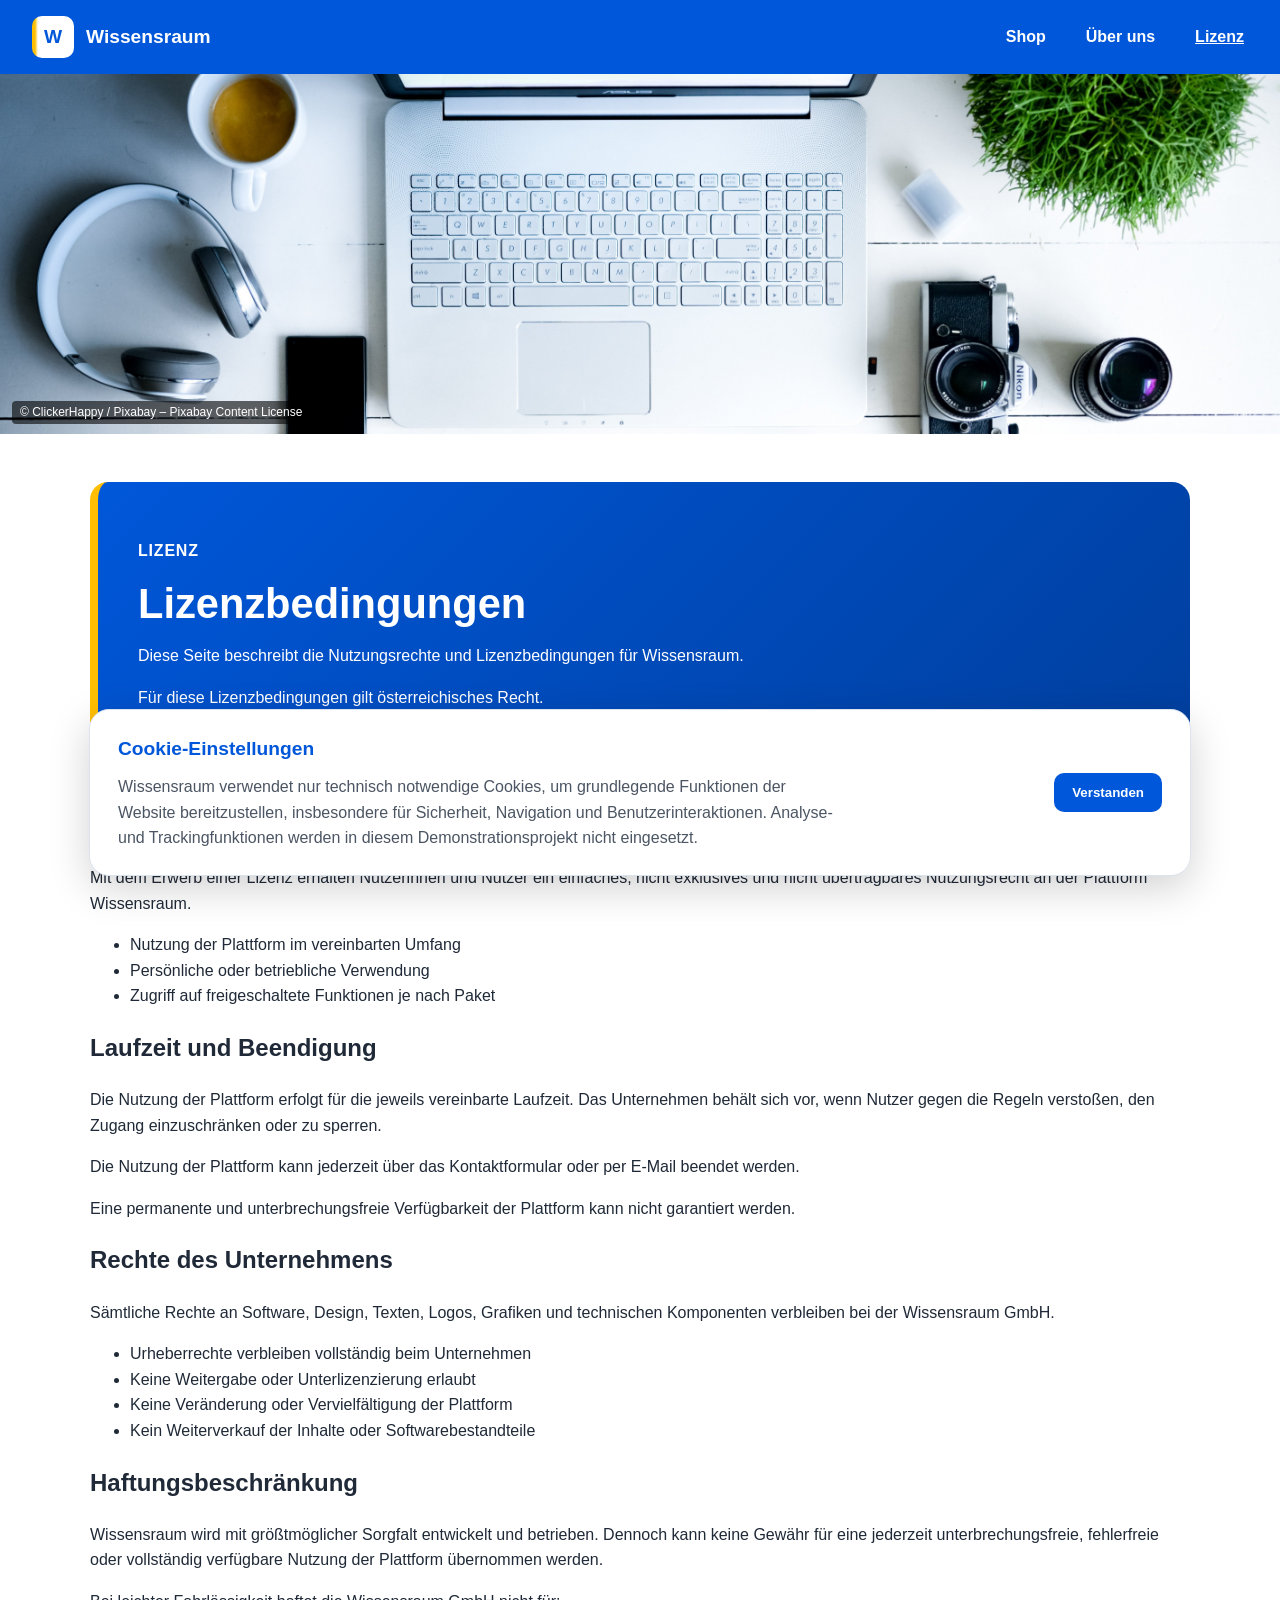
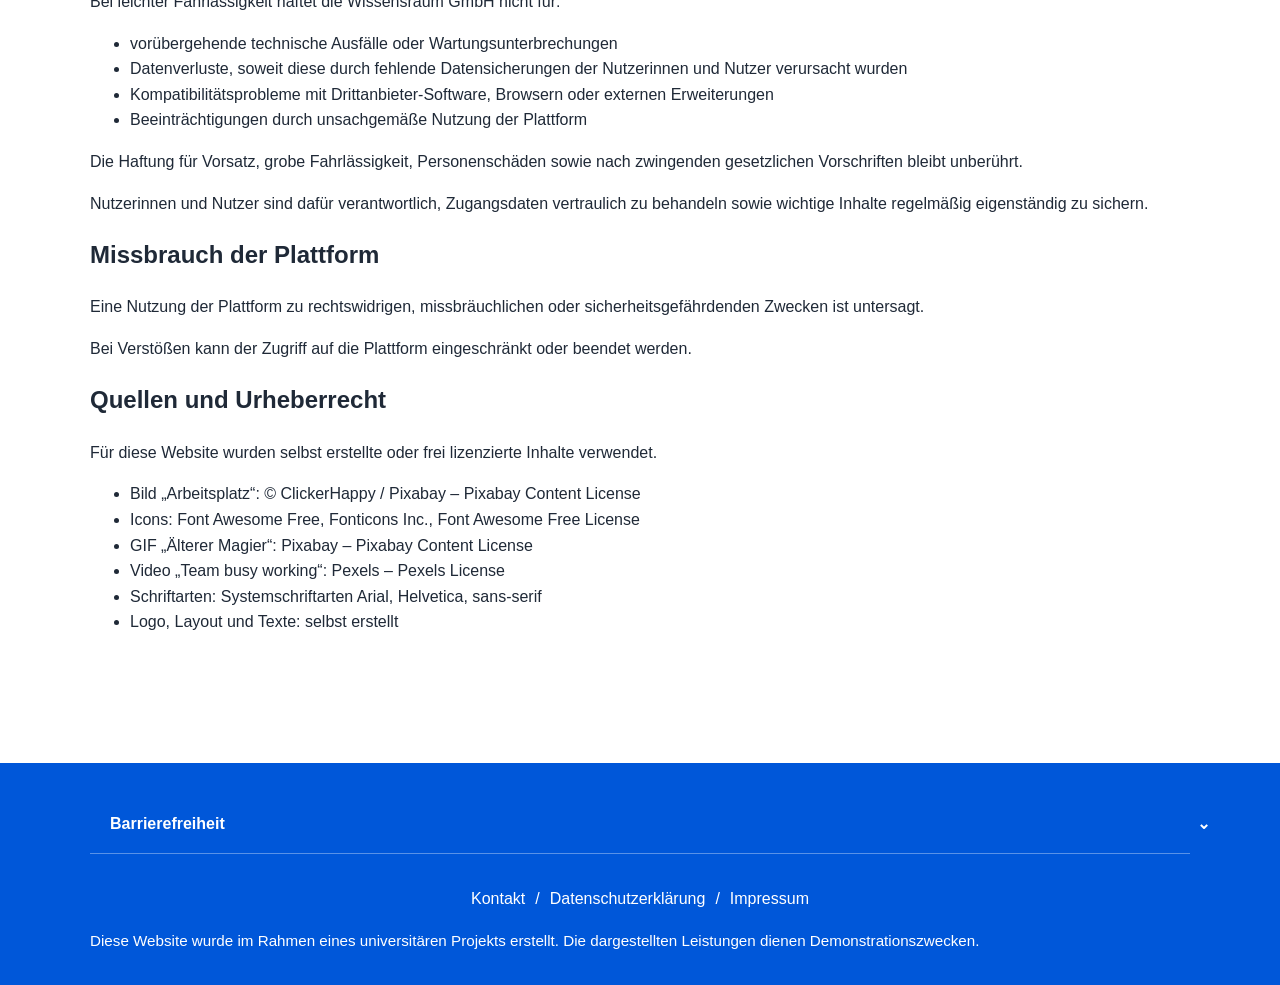
<file: lizenz.html>
<!DOCTYPE html>
<html lang="de">
<head>
    <meta charset="UTF-8">
    <meta name="viewport" content="width=device-width, initial-scale=1.0">
    <title>Lizenz | Wissensraum</title>
    <link rel="stylesheet" href="style.css">
</head>
<body>

<a class="skip-link" href="#main-content">Zum Inhalt springen</a>

<header class="site-header">
    <a class="brand" href="index.html" aria-label="Startseite Wissensraum">
        <div class="logo" aria-hidden="true">W</div>
        <span>Wissensraum</span>
    </a>

    <nav class="main-nav" aria-label="Hauptnavigation">
        <a href="index.html">Shop</a>
        <a href="about.html">Über uns</a>
        <a href="lizenz.html" aria-current="page">Lizenz</a>
    </nav>
</header>

<figure class="hero-media">
    <img src="assets/table.jpg" alt="Arbeitsplatz mit Laptop, Kopfhörern, Kamera und Pflanze">
    <figcaption>© ClickerHappy / Pixabay – Pixabay Content License</figcaption>
</figure>

<main id="main-content" tabindex="-1">

    <section class="hero impressum-hero">
        <p class="label">Lizenz</p>
        <h1>Lizenzbedingungen</h1>
        <p>
            Diese Seite beschreibt die Nutzungsrechte und Lizenzbedingungen für Wissensraum.
        </p>
        <p>
            Für diese Lizenzbedingungen gilt österreichisches Recht.
        </p>
    </section>



    <section class="cart-box info-block">
        <h2>Nutzungsrechte</h2>
        <p>
            Mit dem Erwerb einer Lizenz erhalten Nutzerinnen und Nutzer ein einfaches,
            nicht exklusives und nicht übertragbares Nutzungsrecht an der Plattform Wissensraum.
        </p>

        <ul>
            <li>Nutzung der Plattform im vereinbarten Umfang</li>
            <li>Persönliche oder betriebliche Verwendung</li>
            <li>Zugriff auf freigeschaltete Funktionen je nach Paket</li>
        </ul>
    </section>

    <section class="cart-box">
        <h2>Laufzeit und Beendigung</h2>

        <p>
            Die Nutzung der Plattform erfolgt für die jeweils vereinbarte Laufzeit.
            Das Unternehmen behält sich vor, wenn Nutzer gegen die Regeln verstoßen,
            den Zugang einzuschränken oder zu sperren.
        </p>
        <p>
            Die Nutzung der Plattform kann jederzeit über das Kontaktformular
            oder per E-Mail beendet werden.
        </p>
    </section>

    <p>
        Eine permanente und unterbrechungsfreie Verfügbarkeit
        der Plattform kann nicht garantiert werden.
    </p>

    <section class="cart-box">
        <h2>Rechte des Unternehmens</h2>
        <p>
            Sämtliche Rechte an Software, Design, Texten, Logos, Grafiken und technischen
            Komponenten verbleiben bei der Wissensraum GmbH.
        </p>
        <ul>
            <li>Urheberrechte verbleiben vollständig beim Unternehmen</li>
            <li>Keine Weitergabe oder Unterlizenzierung erlaubt</li>
            <li>Keine Veränderung oder Vervielfältigung der Plattform</li>
            <li>Kein Weiterverkauf der Inhalte oder Softwarebestandteile</li>
        </ul>
    </section>

    <section class="cart-box info-block">
        <h2>Haftungsbeschränkung</h2>

        <p>
            Wissensraum wird mit größtmöglicher Sorgfalt entwickelt und betrieben.
            Dennoch kann keine Gewähr für eine jederzeit unterbrechungsfreie,
            fehlerfreie oder vollständig verfügbare Nutzung der Plattform übernommen werden.
        </p>

        <p>
            Bei leichter Fahrlässigkeit haftet die Wissensraum GmbH nicht für:
        </p>

        <ul>
            <li>vorübergehende technische Ausfälle oder Wartungsunterbrechungen</li>
            <li>Datenverluste, soweit diese durch fehlende Datensicherungen der Nutzerinnen und Nutzer verursacht wurden</li>
            <li>Kompatibilitätsprobleme mit Drittanbieter-Software, Browsern oder externen Erweiterungen</li>
            <li>Beeinträchtigungen durch unsachgemäße Nutzung der Plattform</li>
        </ul>

        <p>
            Die Haftung für Vorsatz, grobe Fahrlässigkeit,
            Personenschäden sowie nach zwingenden gesetzlichen Vorschriften
            bleibt unberührt.
        </p>

        <p>
            Nutzerinnen und Nutzer sind dafür verantwortlich,
            Zugangsdaten vertraulich zu behandeln
            sowie wichtige Inhalte regelmäßig eigenständig zu sichern.
        </p>
    </section>

    <section class="cart-box">
        <h2>Missbrauch der Plattform</h2>
        <p>
            Eine Nutzung der Plattform zu rechtswidrigen, missbräuchlichen oder
            sicherheitsgefährdenden Zwecken ist untersagt.
        </p>

        <p>
            Bei Verstößen kann der Zugriff auf die Plattform eingeschränkt oder beendet werden.
        </p>
    </section>

    <section class="cart-box info-block">
        <h2>Quellen und Urheberrecht</h2>
        <p>
            Für diese Website wurden selbst erstellte oder frei lizenzierte Inhalte verwendet.
        </p>
        <ul>
            <li>Bild „Arbeitsplatz“: © ClickerHappy / Pixabay – Pixabay Content License</li>
            <li>Icons: Font Awesome Free, Fonticons Inc., Font Awesome Free License</li>
            <li>GIF „Älterer Magier“: Pixabay – Pixabay Content License</li>
            <li>Video „Team busy working“: Pexels – Pexels License</li>
            <li>Schriftarten: Systemschriftarten Arial, Helvetica, sans-serif</li>
            <li>Logo, Layout und Texte: selbst erstellt</li>
        </ul>
    </section>

</main>

<footer class="site-footer">
    <section class="legal-accordion" aria-label="Rechtliche Informationen">
        <details>
            <summary>Barrierefreiheit</summary>
            <div class="accordion-content">
                <p>
                    Wissensraum legt Wert auf eine zugängliche Nutzung der Website.
                    Die Oberfläche wurde mit Fokus auf klare Struktur, Tastaturbedienbarkeit,
                    sichtbare Fokusmarkierungen und gute Lesbarkeit umgesetzt.
                    Diese Website wurde mit Blick auf WCAG 2.2 AA entwickelt.
                    Eine vollständige technische Prüfung ist erforderlich, um die Konformität abschließend zu bestätigen.
                </p>
                <ul>
                    <li>Semantisches HTML</li>
                    <li>Tastaturbedienbarkeit</li>
                    <li>Ausreichende Farbkontraste</li>
                    <li>Responsive Darstellung</li>
                    <li>Klare Navigationsstruktur</li>
                    <li>Sichtbare Fokus-Markierungen</li>
                </ul>
            </div>
        </details>
    </section>

    <nav class="footer-links" aria-label="Rechtliche Links">
        <a href="kontakt.html">Kontakt</a>
        <span aria-hidden="true">/</span>
        <a href="datenschutz.html">Datenschutzerklärung</a>
        <span aria-hidden="true">/</span>
        <a href="impressum.html">Impressum</a>
    </nav>

    <p class="notice">
        Diese Website wurde im Rahmen eines universitären Projekts erstellt.
        Die dargestellten Leistungen dienen Demonstrationszwecken.
    </p>
</footer>

<div id="cookie-banner" class="cookie-banner hidden" role="dialog" aria-labelledby="cookie-title" aria-describedby="cookie-text">
    <div class="cookie-banner-content">
        <div class="cookie-banner-text">
            <h2 id="cookie-title">Cookie-Einstellungen</h2>
            <p id="cookie-text">
                Wissensraum verwendet nur technisch notwendige Cookies,
                um grundlegende Funktionen der Website bereitzustellen,
                insbesondere für Sicherheit, Navigation und Benutzerinteraktionen.
                Analyse- und Trackingfunktionen werden in diesem
                Demonstrationsprojekt nicht eingesetzt.
            </p>
        </div>

        <div class="cookie-banner-actions">

            <button id="cookie-accept" type="button">
                Verstanden
            </button>
        </div>
    </div>
</div>
<script src="script.js"></script>

</body>
</html>
</file>
<file: style.css>
/* ==================================================
   1. Globale Variablen
================================================== */

:root {
    --blue: #0057d9;
    --blue-dark: #003f9e;
    --light-blue: #eaf2ff;
    --text: #1f2937;
    --border: #dbe3ef;
    --error: #b00020;
    --focus: #ffbf00;
}


/* ==================================================
   2. Basislayout
================================================== */

body {
    margin: 0;
    font-family: Arial, Helvetica, sans-serif;
    background: white;
    color: var(--text);
    line-height: 1.6;
}

main {
    max-width: 1100px;
    margin: 0 auto;
    padding: 48px 24px;
    min-height: 70vh;
}

.hidden {
    display: none;
}


/* ==================================================
   3. Barrierefreiheit
================================================== */

.skip-link {
    position: absolute;
    top: -60px;
    left: 20px;
    background: var(--focus);
    color: black;
    padding: 10px 14px;
    z-index: 1000;
    text-decoration: none;
    font-weight: 700;
    border-radius: 6px;
}

.skip-link:focus {
    top: 20px;
}

a:focus-visible,
button:focus-visible,
summary:focus-visible,
input:focus-visible,
textarea:focus-visible {
    outline: 3px solid var(--focus);
    outline-offset: 4px;
}

.sr-only {
    position: absolute;
    width: 1px;
    height: 1px;
    padding: 0;
    margin: -1px;
    overflow: hidden;
    clip: rect(0, 0, 0, 0);
    white-space: nowrap;
    border: 0;
}


/* ==================================================
   4. Header, Logo und Navigation
================================================== */

.site-header {
    background: var(--blue);
    padding: 16px 32px;
    display: flex;
    justify-content: space-between;
    align-items: center;
}

.brand {
    display: flex;
    align-items: center;
    gap: 12px;
    color: white;
    text-decoration: none;
    font-weight: 700;
    font-size: 1.2rem;
}

.logo {
    width: 42px;
    height: 42px;
    border-radius: 10px;
    background: linear-gradient(90deg, var(--focus) 0 3px, white 6px);
    color: var(--blue);
    display: flex;
    align-items: center;
    justify-content: center;
    font-weight: 800;
}

.main-nav {
    display: flex;
    gap: 32px;
    align-items: center;
}

.main-nav a {
    color: white;
    text-decoration: none;
    font-weight: 700;
    padding: 8px 4px;
}

.main-nav a:hover,
.main-nav a[aria-current="page"] {
    text-decoration: underline;
}


/* ==================================================
   5. Hero-Bild und Hero-Bereiche
================================================== */

.hero-media {
    position: relative;
    width: 100%;
    margin: 0;
    padding: 0;
}

.hero-media img {
    width: 100%;
    max-height: 360px;
    object-fit: cover;
    display: block;
}

.hero-media figcaption {
    position: absolute;
    left: 12px;
    bottom: 10px;
    background: rgba(0, 0, 0, 0.6);
    color: white;
    padding: 2px 8px;
    border-radius: 4px;
    font-size: 0.75rem;
}

.hero {
    background: var(--light-blue);
    border-radius: 18px;
    padding: 40px;
    margin-bottom: 40px;
}

.label {
    color: var(--blue);
    font-weight: 700;
    text-transform: uppercase;
    letter-spacing: 0.05em;
}

.hero h1 {
    font-size: 2.4rem;
    margin: 0 0 16px;
}

.impressum-hero {
    background: linear-gradient(135deg, var(--blue), var(--blue-dark));
    color: white;
    border-left: 8px solid var(--focus);
}

.impressum-hero .label,
.impressum-hero h1,
.impressum-hero p {
    color: white;
}

.impressum-hero .label {
    opacity: 1;
}

.impressum-hero h1 {
    font-size: 2.6rem;
    line-height: 1.15;
}

.impressum-hero p {
    max-width: 100%;
}


/* ==================================================
   6. Buttons
================================================== */

button {
    background: var(--blue);
    color: white;
    border: none;
    border-radius: 10px;
    padding: 12px 18px;
    font-weight: 700;
    cursor: pointer;
}

button:hover {
    background: var(--blue-dark);
}


/* ==================================================
   7. Produktbereich / Shop
================================================== */

.shop-area {
    background: var(--light-blue);
    padding: 70px 40px;
    border-radius: 0;
    margin-top: 80px;
    width: 100vw;
    margin-left: calc(50% - 50vw);
    margin-right: calc(50% - 50vw);
    box-sizing: border-box;
}

.products {
    display: grid;
    grid-template-columns: repeat(3, 1fr);
    gap: 24px;
    margin-top: 80px;
}

.shop-area .products {
    max-width: 1100px;
    margin: 0 auto;
}

.product-card {
    border: 1px solid var(--border);
    border-radius: 18px;
    padding: 28px;
    background: white;
    display: flex;
    flex-direction: column;
}

.product-card.featured {
    border: 2px solid var(--blue);
}

.product-card h2 {
    color: var(--blue);
    margin-top: 0;
}

.product-card ul {
    flex-grow: 1;
}

.product-card button {
    align-self: flex-start;
}

.price {
    font-size: 1.6rem;
    font-weight: 700;
    color: var(--blue-dark);
}


/* ==================================================
   8. Warenkorb
================================================== */

.cart-panel {
    max-width: 1100px;
    margin: 40px auto 0;
    padding: 28px;
    background: white;
    border: 1px solid var(--border);
    border-radius: 18px;
}

.shop-area .cart-panel {
    max-width: 1100px;
    margin: 40px auto 0;
    background: white;
}

.cart-title {
    display: flex;
    align-items: center;
    gap: 10px;
    color: var(--blue);
}

.cart-icon {
    width: 30px;
    height: 30px;
    filter: brightness(0) saturate(100%) invert(28%) sepia(99%) saturate(2633%) hue-rotate(210deg) brightness(89%) contrast(104%);
}

#cart {
    list-style: none;
    padding-left: 0;
}

.cart-item-selected {
    border-left: 5px solid var(--blue);
    background: var(--light-blue);
    border-radius: 10px;
    padding: 16px 20px;
    max-width: 520px;
}

.cart-item-selected strong {
    color: var(--blue);
    font-size: 1.1rem;
}

.notice {
    font-size: 0.95rem;
    color: #4b5563;
}


/* ==================================================
   9. Formulare
================================================== */

.checkout-form {
    margin-top: 32px;
    max-width: 900px;
}

.checkout-form h3 {
    font-size: 1.6rem;
    margin-bottom: 32px;
}

.checkout-form h4 {
    font-size: 1.3rem;
    margin: 28px 0 6px;
}

.step-number {
    display: inline-flex;
    width: 30px;
    height: 30px;
    border: 2px solid var(--text);
    border-radius: 50%;
    align-items: center;
    justify-content: center;
    font-size: 1rem;
    margin-right: 14px;
}

.form-hint {
    color: #4b5563;
    margin-top: 0;
}

.form-grid {
    display: grid;
    grid-template-columns: repeat(2, 1fr);
    gap: 18px 32px;
    margin: 18px 0;
}

.form-field {
    display: flex;
    flex-direction: column;
    gap: 6px;
}

.form-field label,
.form-details label {
    font-weight: 700;
}

.form-grid input,
.form-details textarea {
    width: 100%;
    padding: 16px 18px;
    border: 1px solid var(--border);
    font-size: 1rem;
    box-sizing: border-box;
}

.error-message {
    min-height: 1.2em;
    color: var(--error);
    font-size: 0.95rem;
    margin: 0;
}

input[aria-invalid="true"],
textarea[aria-invalid="true"] {
    border: 2px solid var(--error);
}

.form-details {
    margin: 24px 0;
}

.form-details summary {
    cursor: pointer;
    font-weight: 700;
    color: var(--blue);
}

.form-details textarea {
    margin-top: 12px;
    min-height: 90px;
    resize: vertical;
}

.checkbox-row {
    display: flex;
    align-items: center;
    gap: 14px;
    margin: 18px 0;
}

.checkbox-row input {
    width: 24px;
    height: 24px;
}

.checkout-submit {
    width: 100%;
    margin-top: 20px;
    border-radius: 0;
    padding: 18px;
    font-size: 1rem;
}


/* ==================================================
   10. Feature-Bereich
================================================== */

.feature-showcase {
    margin-top: 80px;
}

.feature-intro {
    max-width: 760px;
    margin-bottom: 50px;
}

.feature-label {
    color: var(--blue);
    font-weight: 700;
    text-transform: uppercase;
    letter-spacing: 0.08em;
    margin-bottom: 12px;
}

.feature-intro h2 {
    font-size: 3.2rem;
    line-height: 1.08;
    margin: 0 0 24px;
    max-width: 720px;
}

.feature-text {
    font-size: 1.1rem;
    color: #4b5563;
    max-width: 680px;
}

.feature-highlight-grid {
    display: block;
    width: 100%;
}

.feature-large-card {
    background: #f5efe7;
    border-radius: 24px;
    overflow: hidden;
    display: grid;
    grid-template-columns: minmax(220px, 0.9fr) minmax(260px, 1.1fr);
    min-height: 520px;
    width: 100%;
}

.feature-card-content {
    padding: 42px;
    display: flex;
    flex-direction: column;
    position: relative;
    z-index: 2;
}

.feature-card-label {
    font-size: 0.95rem;
    color: #4b5563;
    margin-bottom: 16px;
}

.feature-card-content h3 {
    font-size: 2rem;
    line-height: 1.1;
    margin: 0 0 24px;
}

.feature-card-content p {
    color: #4b5563;
    line-height: 1.7;
}

.feature-arrow {
    margin-top: auto;
    width: 52px;
    height: 52px;
    border-radius: 50%;
    font-size: 1.5rem;
    padding: 0;
}

.feature-small-grid {
    display: grid;
    grid-template-columns: 1fr 1fr;
    gap: 20px;
}
.brand-grid {
    display: grid;
    grid-template-columns: repeat(3, 1fr);
    gap: 24px;
    align-items: stretch;
    margin-top: 0;
}

.brand-grid .mini-feature-card {
    min-height: 280px;
}

.mini-feature-card {
    background: white;
    border: 1px solid var(--border);
    border-radius: 22px;
    padding: 28px;
    min-height: 210px;
}

.mini-icon {
    font-size: 2rem;
    margin-bottom: 20px;
}

.mini-feature-card h3 {
    font-size: 1.3rem;
    line-height: 1.2;
    margin-bottom: 14px;
}

.mini-feature-card p {
    color: #4b5563;
    line-height: 1.6;
}

.featured-mini-card {
    background: var(--blue-dark);
    color: white;
}

.featured-mini-card p {
    color: rgba(255, 255, 255, 0.85);
}


/* ==================================================
   11. Feature-Vorschau / Mockup
================================================== */

.feature-preview {
    position: relative;
    min-width: 0;
    display: flex;
    align-items: center;
    justify-content: center;
    padding: 30px;
    overflow: hidden;
}

.preview-window {
    width: 100%;
    max-width: 340px;
    height: 100%;
    min-height: 440px;
    background: white;
    border-radius: 24px;
    display: grid;
    grid-template-columns: 70px 1fr;
    overflow: hidden;
    box-shadow: 0 12px 40px rgba(0, 0, 0, 0.08);
}

.preview-sidebar {
    background: #f3f4f6;
}

.preview-content {
    position: relative;
    padding: 24px;
    overflow: hidden;
}

.preview-note {
    position: absolute;
    background: white;
    border-radius: 18px;
    padding: 16px;
    width: 210px;
    max-width: calc(100% - 32px);
    box-shadow: 0 10px 24px rgba(0, 0, 0, 0.08);
    border: 1px solid #e5e7eb;
}

.preview-note strong {
    display: block;
    margin-bottom: 8px;
    font-size: 1rem;
}

.preview-note span {
    color: #4b5563;
}

.note-one {
    top: 30px;
    right: 18px;
}

.note-two {
    top: 180px;
    left: 18px;
}

.note-three {
    bottom: 40px;
    right: 18px;
}


/* ==================================================
   12. Markenbereich About-Seite
================================================== */

.brand-showcase {
    margin-top: 80px;
}

.brand-showcase .feature-intro {
    max-width: 100%;
}

.brand-showcase .feature-text {
    max-width: 100%;
}

.brand-grid {
    margin-top: 0;
}

.brand-card {
    min-height: 260px;
}

.brand-kicker {
    color: var(--blue);
    font-weight: 700;
    text-transform: uppercase;
    letter-spacing: 0.08em;
    font-size: 0.85rem;
    margin: 0 0 18px;
}

.brand-wordmark {
    color: var(--blue);
    font-size: 1.8rem;
    font-weight: 800;
    margin-bottom: 20px;
}

.brand-logo-preview {
    margin-bottom: 20px;
}

.color-row {
    display: flex;
    gap: 12px;
    flex-wrap: wrap;
    margin-bottom: 20px;
}

.color-swatch {
    display: block;
    width: 54px;
    height: 54px;
    border-radius: 12px;
    border: 1px solid var(--border);
}

.color-swatch.blue {
    background: var(--blue);
}

.color-swatch.white {
    background: white;
}

.color-swatch.yellow {
    background: var(--focus);
}

.color-row p {
    font-size: 0.8rem;
    line-height: 1.3;
}

.featured-mini-card .brand-kicker,
.featured-mini-card .brand-wordmark,
.featured-mini-card h3,
.featured-mini-card p {
    color: white;
}


/* ==================================================
   13. Footer und Akkordeon
================================================== */

.site-footer {
    margin-top: 64px;
    background: var(--blue);
    color: white;
    padding: 32px;
}

.legal-accordion {
    max-width: 1100px;
    margin: 0 auto 32px auto;
}

.legal-accordion details {
    margin-bottom: 2px;
    border-bottom: 1px solid rgba(255, 255, 255, 0.35);
}

.legal-accordion summary {
    display: block;
    width: 100%;
    cursor: pointer;
    font-weight: 700;
    padding: 16px 20px;
    color: white;
    background: var(--blue);
    list-style: none;
    border: none;
}

.legal-accordion summary::-webkit-details-marker {
    display: none;
}

.legal-accordion summary::after {
    content: "⌄";
    float: right;
}

.legal-accordion details[open] summary::after {
    content: "⌃";
}

.accordion-content {
    background: var(--blue-dark);
    padding: 20px;
    color: white;
}

.accordion-content p,
.accordion-content li {
    color: white;
}

.footer-links {
    display: flex;
    justify-content: center;
    gap: 10px;
    flex-wrap: wrap;
    margin: 28px 0 18px;
}

.footer-links a,
.footer-links span {
    color: white;
    text-decoration: none;
}

.footer-links a:hover {
    text-decoration: underline;
}


/* ==================================================
   14. Popup und Ladeanzeige
================================================== */

.mock-popup {
    position: fixed;
    inset: 0;
    background: rgba(0, 0, 0, 0.45);
    display: flex;
    align-items: center;
    justify-content: center;
    z-index: 2000;
}

.mock-popup.hidden {
    display: none;
}

.mock-popup-content {
    background: white;
    color: var(--text);
    max-width: 480px;
    padding: 32px;
    border-radius: 18px;
    box-shadow: 0 12px 40px rgba(0, 0, 0, 0.25);
}

.mock-popup-content h2 {
    color: var(--blue);
    margin-top: 0;
}

.loading-overlay {
    position: fixed;
    inset: 0;
    background: rgba(255, 255, 255, 0.75);
    display: flex;
    align-items: center;
    justify-content: center;
    z-index: 3000;
}

.loading-overlay.hidden {
    display: none;
}

.loading-overlay img {
    width: 300px;
    height: auto;
}


/* ==================================================
   15. Responsive Anpassungen
================================================== */

@media (max-width: 1100px) {
    .feature-large-card {
        grid-template-columns: 1fr 1fr;
    }
}

@media (max-width: 800px) {
    .site-header {
        flex-direction: column;
        align-items: flex-start;
        gap: 16px;
    }

    .main-nav {
        flex-wrap: wrap;
        gap: 20px;
    }

    .products,
    .form-grid {
        grid-template-columns: 1fr;
    }

    .hero h1 {
        font-size: 2rem;
    }
}

@media (max-width: 760px) {
    .feature-intro h2 {
        font-size: 2.2rem;
    }

    .feature-large-card,
    .feature-small-grid {
        grid-template-columns: 1fr;
    }

    .preview-window {
        max-width: 100%;
        min-height: 360px;
    }
}


.feature-intro-with-video {
    max-width: 100%;
    display: grid;
    grid-template-columns: 1fr 260px;
    gap: 48px;
    align-items: center;
}

.intro-video video {
    width: 100%;
    aspect-ratio: 9 / 16;
    object-fit: cover;
    border-radius: 22px;
    display: block;
}

@media (max-width: 800px) {
    .feature-intro-with-video {
        grid-template-columns: 1fr;
    }

    .intro-video {
        max-width: 260px;
    }
}

.hero-media video {
    width: 100%;
    max-height: 360px;
    object-fit: cover;
    display: block;
}

.media-license-list {
    padding-left: 1.2rem;
    margin: 16px 0 0;
}

.media-license-list li {
    margin-bottom: 12px;
    line-height: 1.6;
}

@media (max-width: 1000px) {
    .brand-grid {
        grid-template-columns: 1fr;
    }
}

.site-footer .notice {
    color: white;
    max-width: 1100px;
    margin: 16px auto 0;
}


/* ==================================================
   16. Cookie Banner
================================================== */

/* Cookie-Banner */

.cookie-banner {
    position: fixed;
    bottom: 24px;
    left: 50%;
    transform: translateX(-50%);
    width: min(1100px, calc(100% - 32px));
    background: white;
    border: 1px solid var(--border);
    border-radius: 20px;
    box-shadow: 0 12px 40px rgba(0, 0, 0, 0.18);
    z-index: 5000;
}

.cookie-banner.hidden {
    display: none;
}

.cookie-banner-content {
    display: flex;
    justify-content: space-between;
    gap: 24px;
    padding: 24px 28px;
    align-items: center;
}

.cookie-banner-text h2 {
    margin-top: 0;
    margin-bottom: 10px;
    color: var(--blue);
    font-size: 1.2rem;
}

.cookie-banner-text p {
    margin: 0;
    color: #4b5563;
    line-height: 1.6;
    max-width: 720px;
}

.cookie-banner-actions {
    display: flex;
    gap: 14px;
    flex-wrap: wrap;
}

.cookie-secondary {
    background: white;
    color: var(--blue);
    border: 1px solid var(--blue);
}

.cookie-secondary:hover {
    background: var(--light-blue);
}

@media (max-width: 760px) {
    .cookie-banner-content {
        flex-direction: column;
        align-items: flex-start;
    }

    .cookie-banner-actions {
        width: 100%;
    }

    .cookie-banner-actions button {
        width: 100%;
    }
}
</file>
